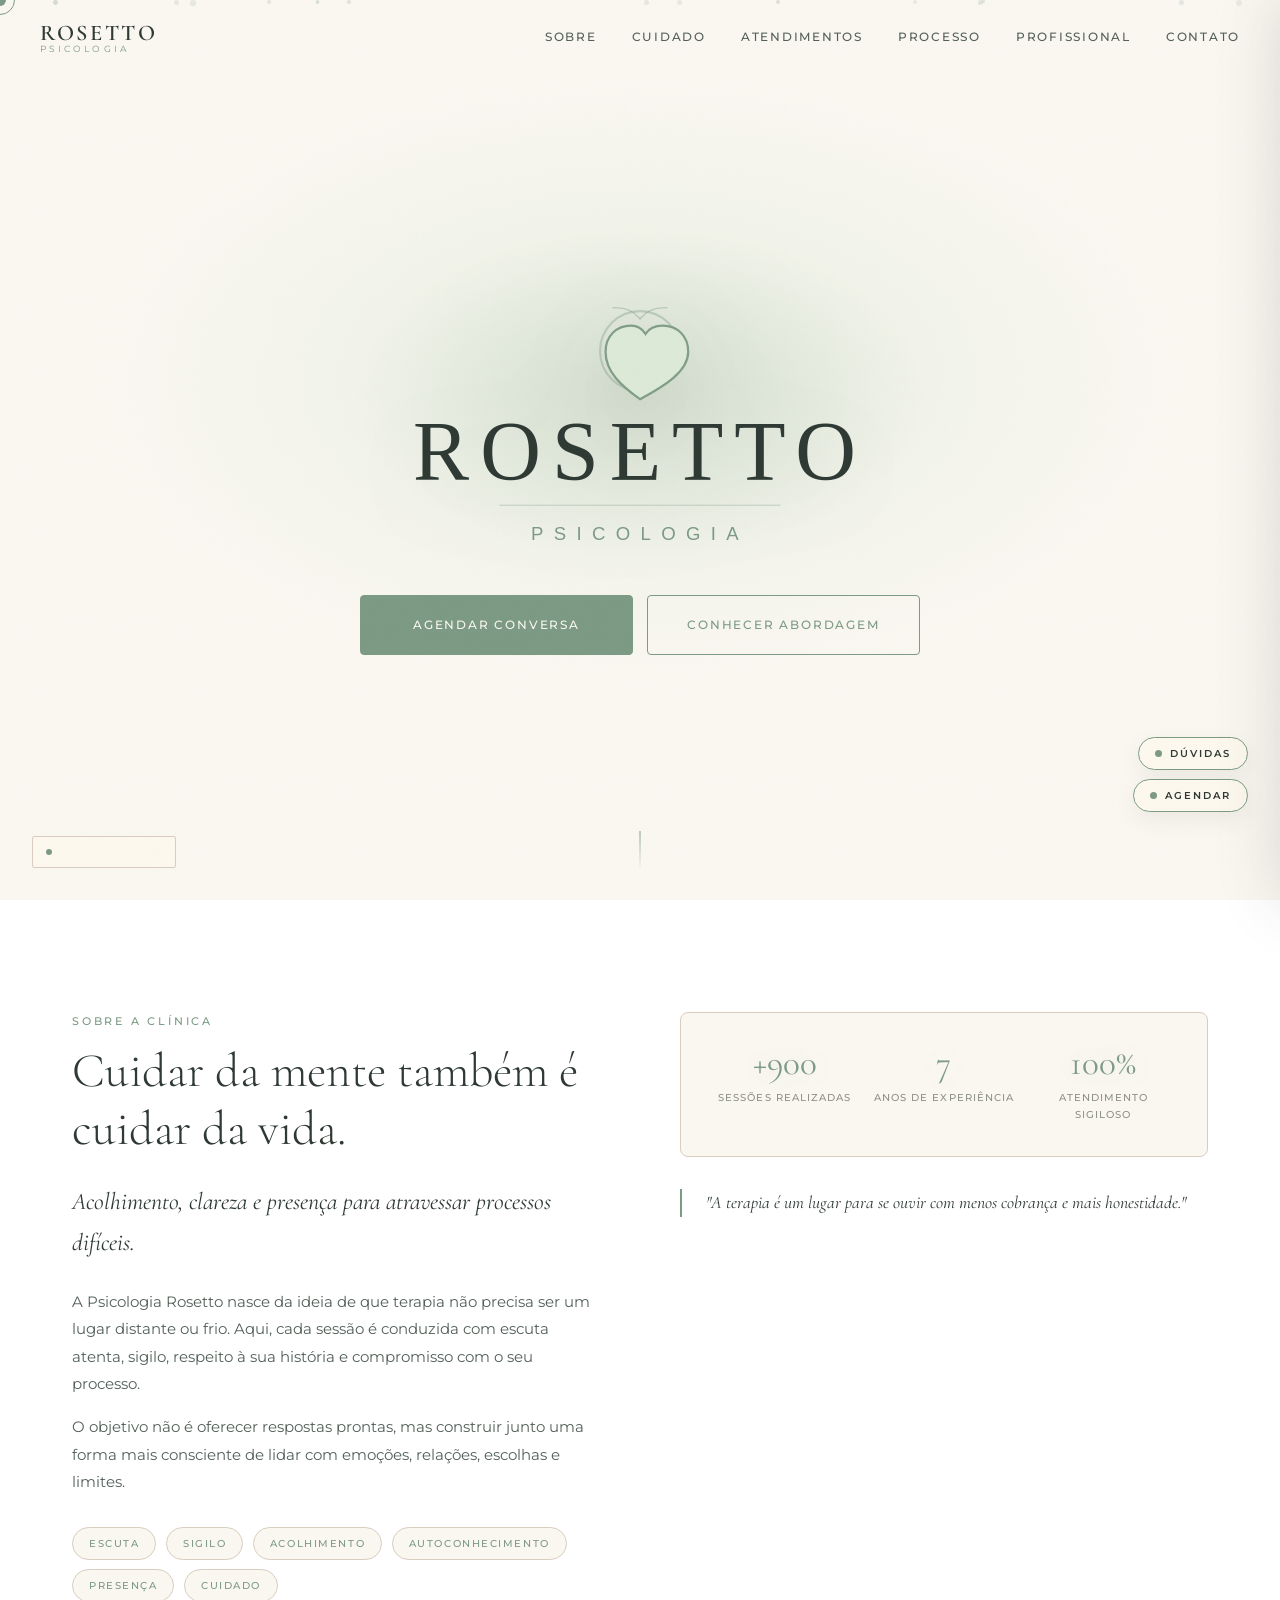
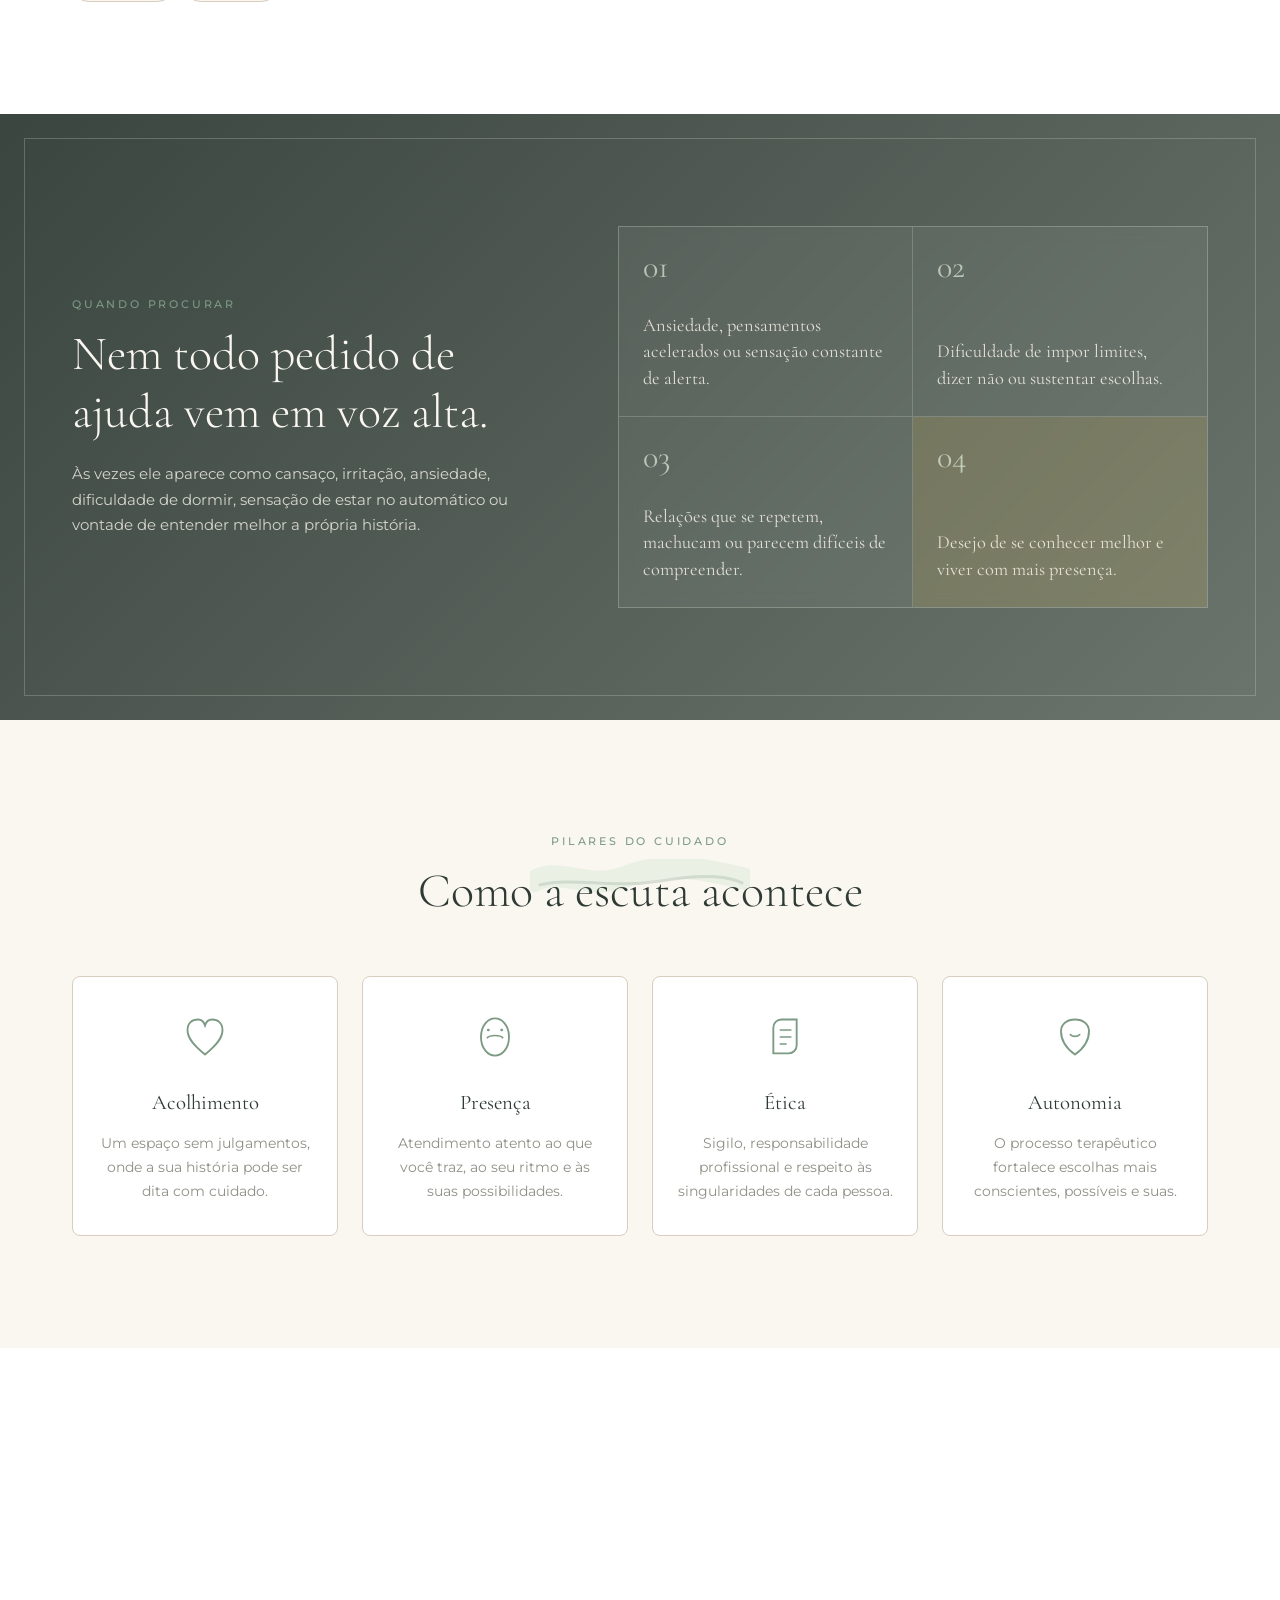
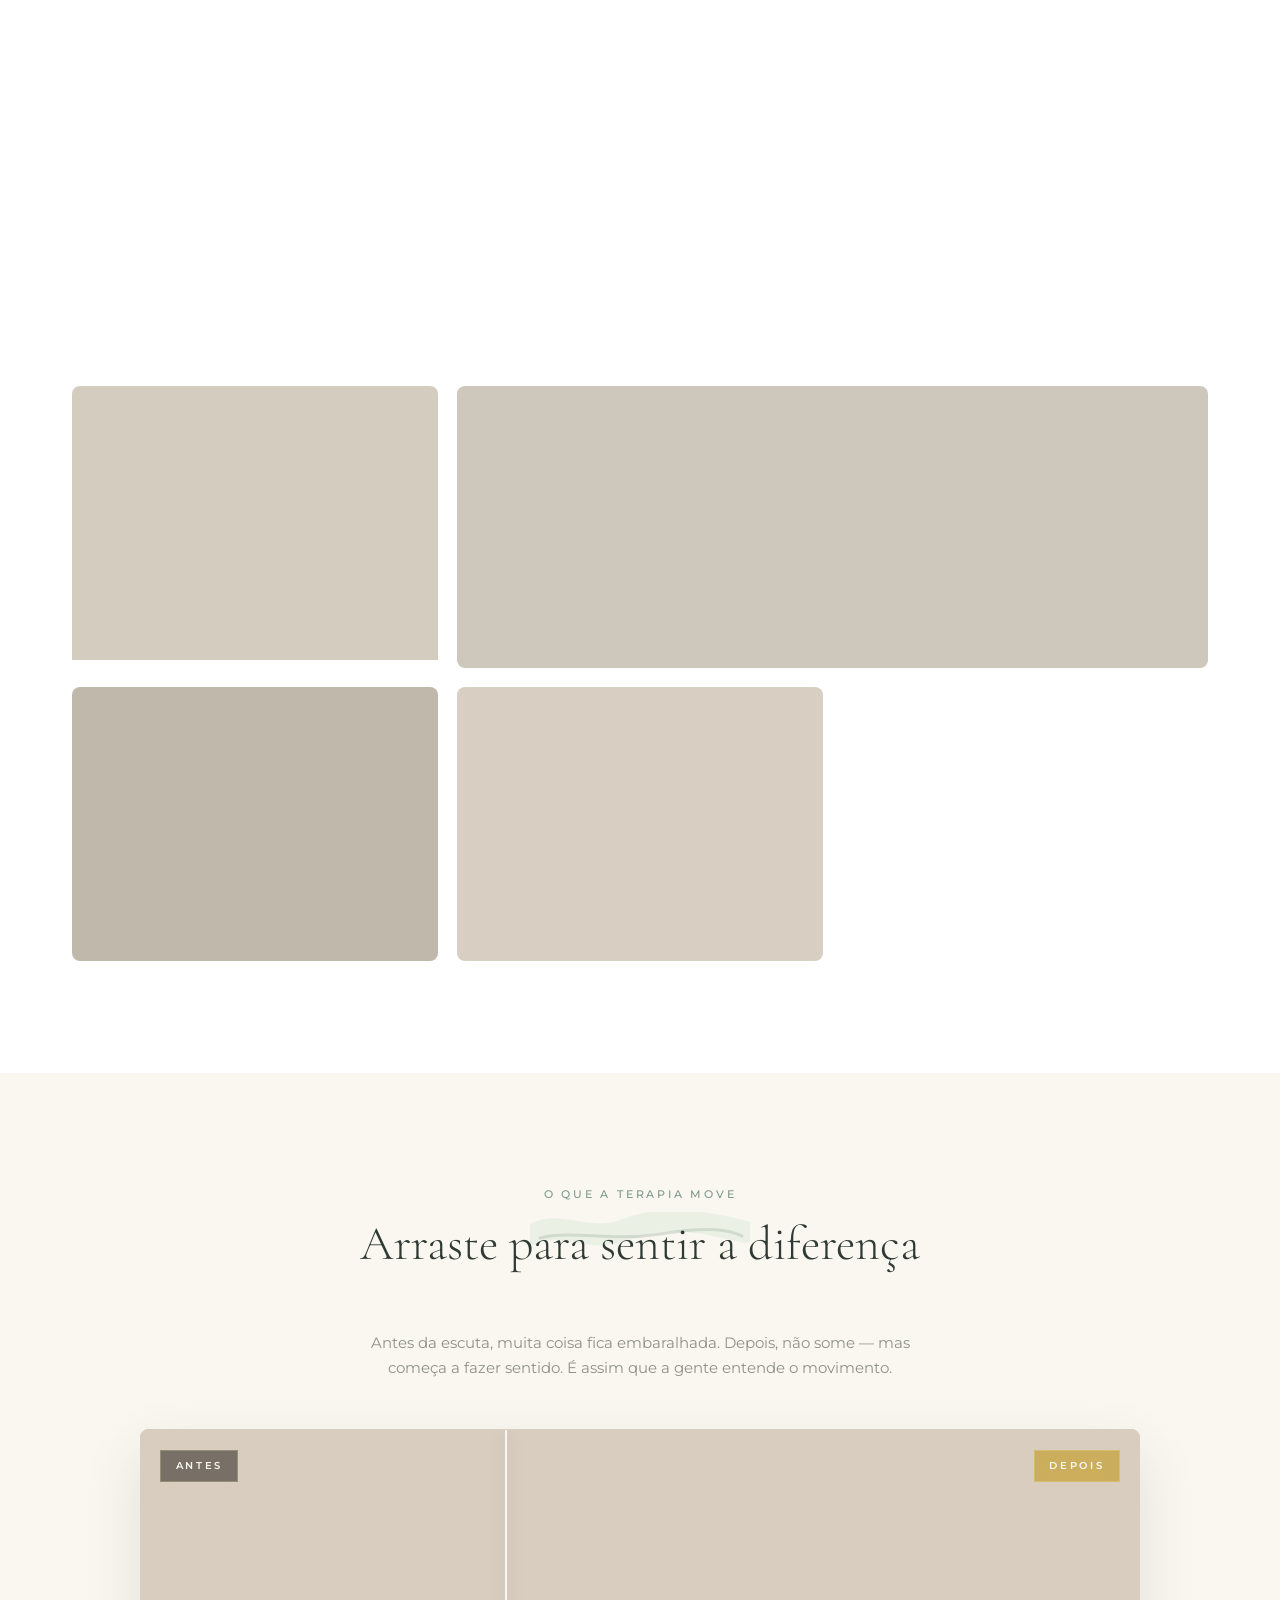
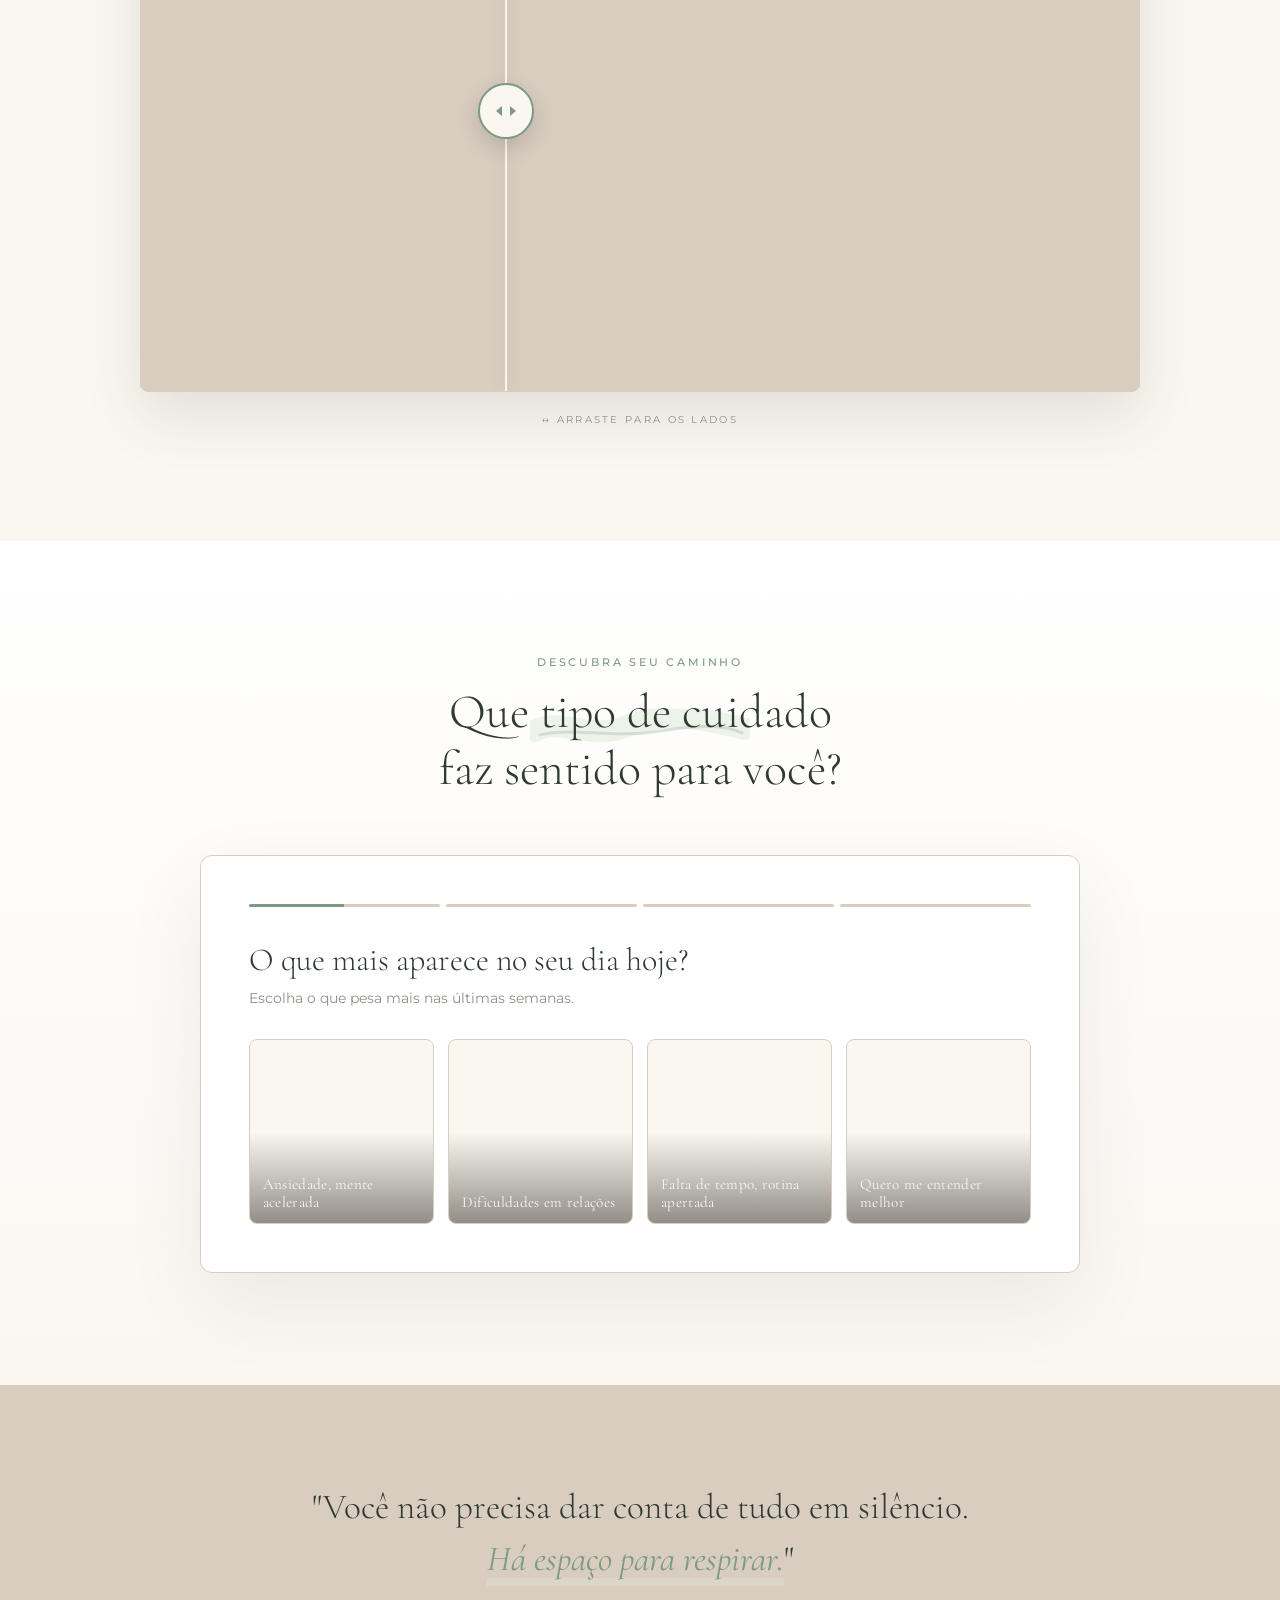
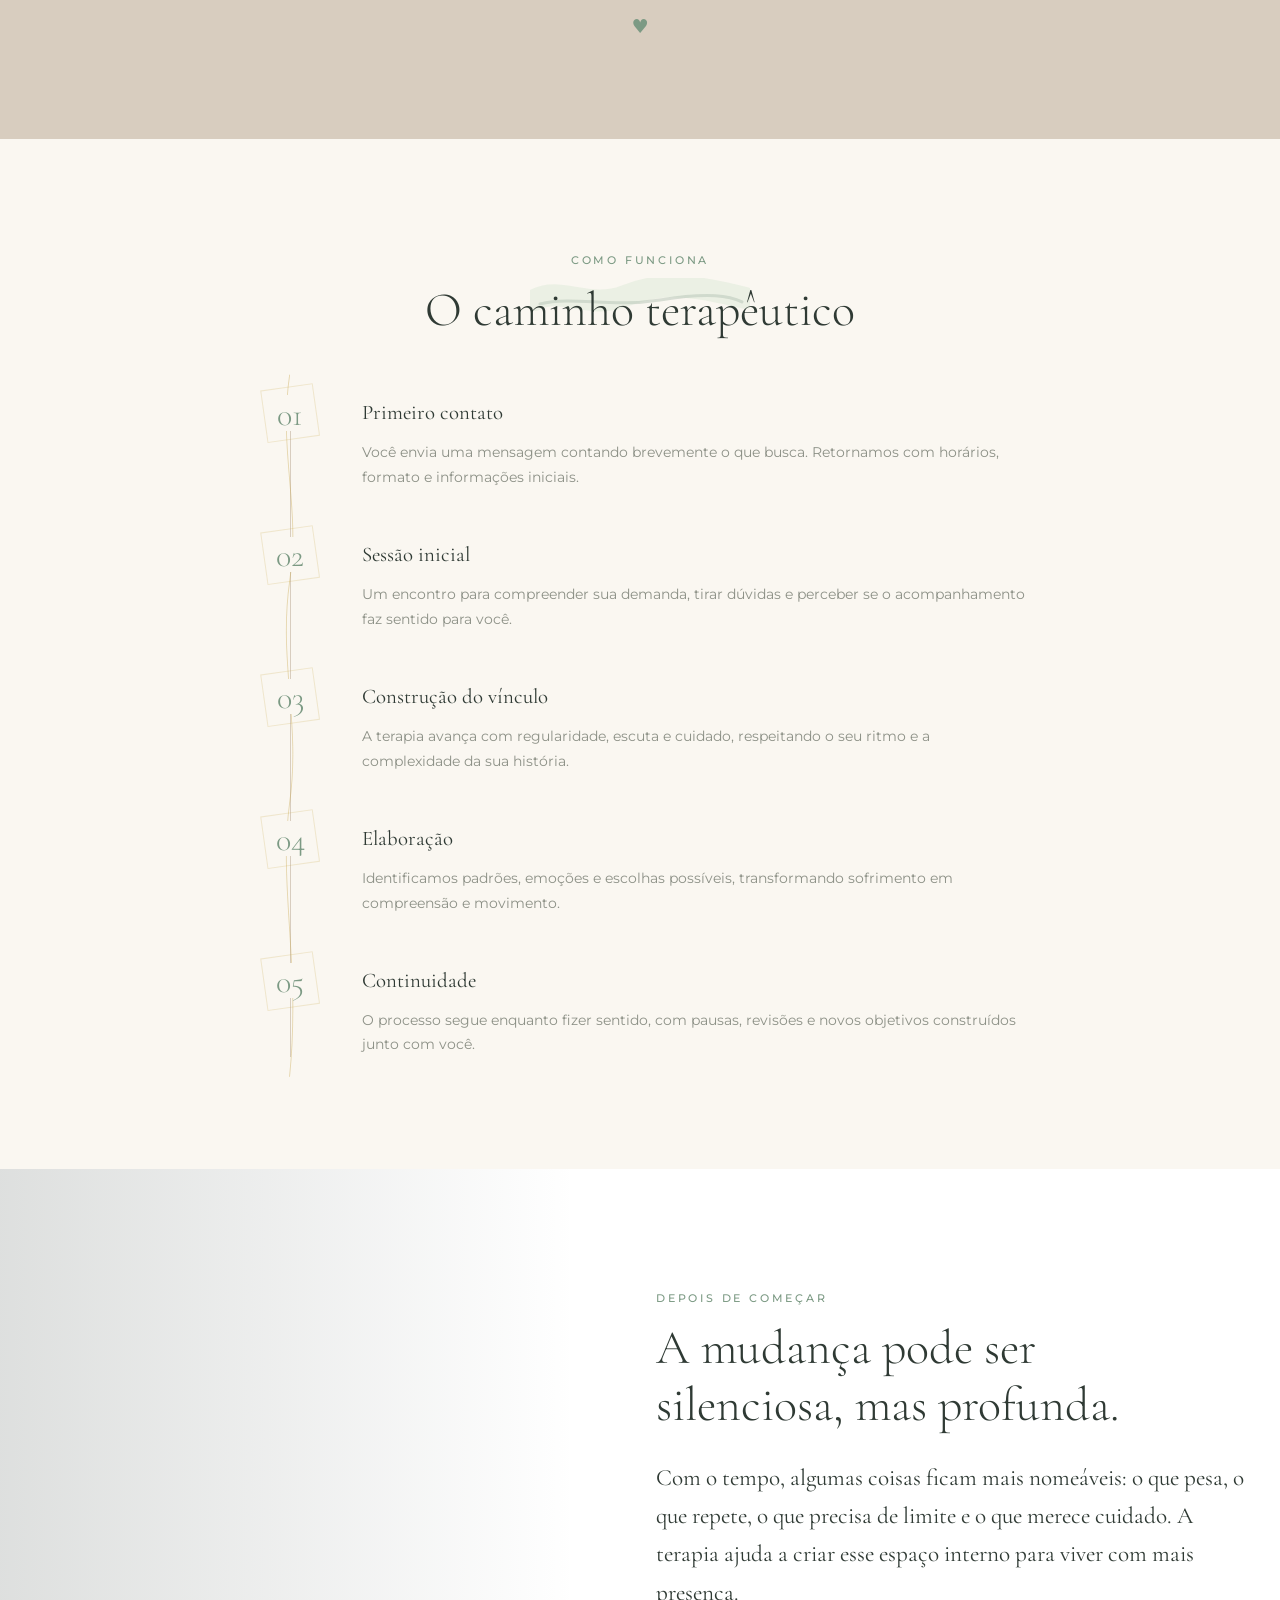
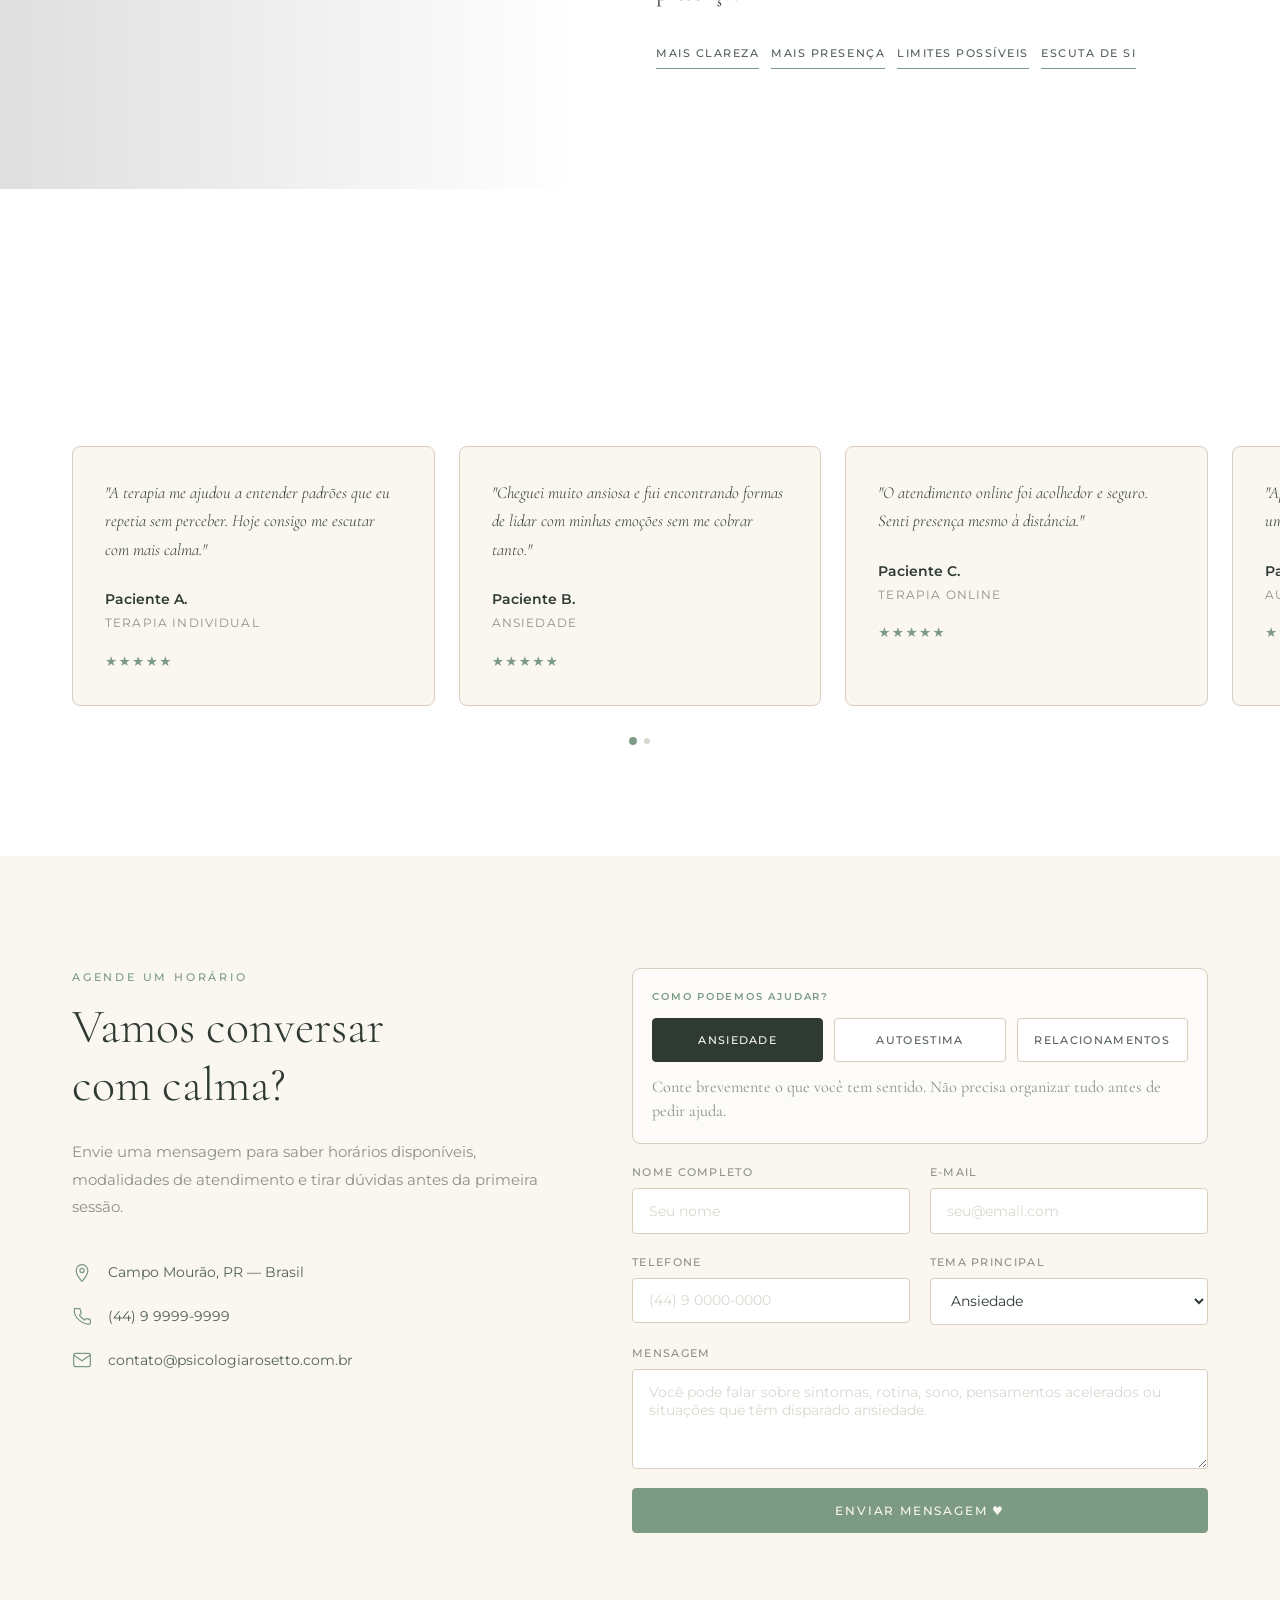
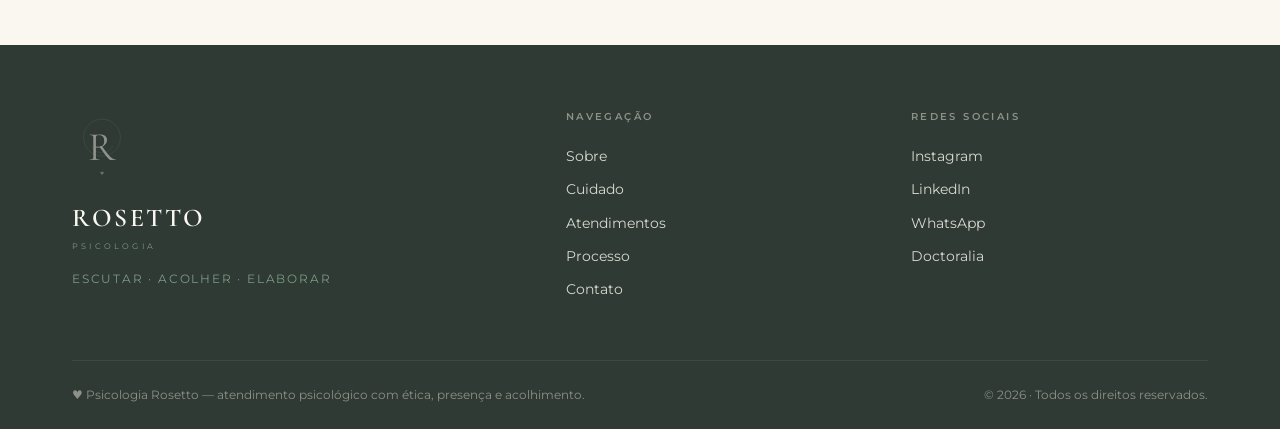
<file: psicologa/index.html>
<!DOCTYPE html>
<html lang="pt-BR">
<head>
  <meta charset="UTF-8" />
  <meta name="viewport" content="width=device-width, initial-scale=1.0" />
  <title>Psicologia Rosetto</title>
  <link rel="icon" href="favicon.svg" type="image/svg+xml" />
  <link rel="stylesheet" href="style.css" />
  <link rel="stylesheet" href="../style-extras.css" />
  <link rel="preconnect" href="https://fonts.googleapis.com" />
  <link rel="preconnect" href="https://fonts.gstatic.com" crossorigin />
  <link href="https://fonts.googleapis.com/css2?family=Cormorant+Garamond:ital,wght@0,300;0,400;0,600;1,300;1,400&family=Montserrat:wght@300;400;500;600&display=swap" rel="stylesheet" />
</head>
<body>

  <header class="nav" id="nav">
    <div class="nav__logo" role="link" tabindex="0" data-switch-url="../index.html" aria-label="Ir para Rosetto Arquitetura">
      <span class="nav__logo-name">ROSETTO</span>
      <span class="nav__logo-sub">PSICOLOGIA</span>
    </div>
    <nav class="nav__links">
      <a href="#sobre">Sobre</a>
      <a href="#valores">Cuidado</a>
      <a href="#portfolio">Atendimentos</a>
      <a href="#processo">Processo</a>
      <a href="#" data-open-modal="prof">Profissional</a>
      <a href="#contato">Contato</a>
    </nav>
    <button class="nav__toggle" id="navToggle" aria-label="Menu">
      <span></span><span></span><span></span>
    </button>
  </header>

  <div class="mobile-backdrop" id="mobileBackdrop"></div>
  <aside class="mobile-menu" id="mobileMenu" aria-label="Menu de navegação">
    <div class="mobile-menu__header">
      <span class="mobile-menu__brand">ROSETTO</span>
      <button class="mobile-menu__close" id="mobileClose" aria-label="Fechar menu">✕</button>
    </div>
    <nav class="mobile-menu__nav">
      <a href="#sobre" class="mobile-menu__link" data-num="01">Sobre</a>
      <a href="#valores" class="mobile-menu__link" data-num="02">Cuidado</a>
      <a href="#portfolio" class="mobile-menu__link" data-num="03">Atendimentos</a>
      <a href="#processo" class="mobile-menu__link" data-num="04">Processo</a>
      <a href="#" class="mobile-menu__link" data-num="05" data-open-modal="prof">Profissional</a>
      <a href="#contato" class="mobile-menu__link" data-num="06">Contato</a>
    </nav>
    <div class="mobile-menu__footer">
      <span><span class="heart">♥</span> &nbsp; escuta com presença</span>
      <span>Campo Mourão &mdash; PR</span>
    </div>
  </aside>

  <section class="hero hero--psych" id="inicio">
    <div class="hero__sun" aria-hidden="true"></div>
    <div class="hero__particles" id="heroParticles" aria-hidden="true"></div>
    <div class="hero__logo-wrap reveal" role="link" tabindex="0" data-switch-url="../index.html" aria-label="Ir para Rosetto Arquitetura">
      <img
        src="psicologia-rosetto-logo.svg"
        alt="Psicologia Rosetto — escuta com presença, cuidado e ética"
        class="hero__logo-img"
      />
    </div>
    <div class="hero__cta reveal">
      <a href="#" class="btn btn--primary" data-open-modal="agendar">Agendar conversa</a>
      <a href="#sobre" class="btn btn--outline">Conhecer abordagem</a>
    </div>
    <div class="hero__scroll-hint" aria-hidden="true">
      <span></span>
    </div>
  </section>

  <section class="sobre" id="sobre">
    <div class="container">
      <div class="sobre__grid">
        <div class="sobre__text reveal">
          <p class="section-label">Sobre a clínica</p>
          <h2 class="section-title">Cuidar da mente também é cuidar da vida.</h2>
          <p class="sobre__lead">Acolhimento, clareza e presença para atravessar processos difíceis.</p>
          <p class="sobre__body">
            A Psicologia Rosetto nasce da ideia de que terapia não precisa ser um lugar
            distante ou frio. Aqui, cada sessão é conduzida com escuta atenta, sigilo,
            respeito à sua história e compromisso com o seu processo.
          </p>
          <p class="sobre__body">
            O objetivo não é oferecer respostas prontas, mas construir junto uma forma
            mais consciente de lidar com emoções, relações, escolhas e limites.
          </p>
          <div class="sobre__tags">
            <span>Escuta</span>
            <span>Sigilo</span>
            <span>Acolhimento</span>
            <span>Autoconhecimento</span>
            <span>Presença</span>
            <span>Cuidado</span>
          </div>
        </div>
        <div class="sobre__visual reveal">
          <div class="sobre__card">
            <div class="sobre__stat">
              <span class="sobre__stat-num">+900</span>
              <span class="sobre__stat-label">Sessões realizadas</span>
            </div>
            <div class="sobre__stat">
              <span class="sobre__stat-num">7</span>
              <span class="sobre__stat-label">Anos de experiência</span>
            </div>
            <div class="sobre__stat">
              <span class="sobre__stat-num">100%</span>
              <span class="sobre__stat-label">Atendimento sigiloso</span>
            </div>
          </div>
          <blockquote class="sobre__quote">
            <p>"A terapia é um lugar para se ouvir com menos cobrança e mais honestidade."</p>
          </blockquote>
        </div>
      </div>
    </div>
  </section>

  <section class="antes" id="antes">
    <div class="container">
      <div class="antes__grid">
        <div class="antes__intro reveal">
          <p class="section-label">Quando procurar</p>
          <h2 class="section-title">Nem todo pedido de ajuda vem em voz alta.</h2>
          <p>
            Às vezes ele aparece como cansaço, irritação, ansiedade, dificuldade de dormir,
            sensação de estar no automático ou vontade de entender melhor a própria história.
          </p>
        </div>
        <div class="antes__painel reveal" aria-label="Sinais de que a terapia pode ajudar">
          <article class="antes__item">
            <span>01</span>
            <p>Ansiedade, pensamentos acelerados ou sensação constante de alerta.</p>
          </article>
          <article class="antes__item">
            <span>02</span>
            <p>Dificuldade de impor limites, dizer não ou sustentar escolhas.</p>
          </article>
          <article class="antes__item">
            <span>03</span>
            <p>Relações que se repetem, machucam ou parecem difíceis de compreender.</p>
          </article>
          <article class="antes__item antes__item--gold">
            <span>04</span>
            <p>Desejo de se conhecer melhor e viver com mais presença.</p>
          </article>
        </div>
      </div>
    </div>
  </section>

  <section class="valores" id="valores">
    <div class="container">
      <div class="section-header reveal">
        <p class="section-label">Pilares do cuidado</p>
        <h2 class="section-title">Como a escuta acontece</h2>
      </div>
      <div class="valores__grid">
        <div class="valor-card reveal">
          <div class="valor-card__icon">
            <svg viewBox="0 0 48 48" fill="none" xmlns="http://www.w3.org/2000/svg">
              <path d="M24 39 C14 31 9 25 9 18 C9 12 13 9 18 9 C21 9 23 11 24 14 C25 11 27 9 30 9 C35 9 39 12 39 18 C39 25 34 31 24 39Z" stroke="#7C9A84" stroke-width="1.6" fill="none"/>
            </svg>
          </div>
          <h3>Acolhimento</h3>
          <p>Um espaço sem julgamentos, onde a sua história pode ser dita com cuidado.</p>
        </div>
        <div class="valor-card reveal">
          <div class="valor-card__icon">
            <svg viewBox="0 0 48 48" fill="none" xmlns="http://www.w3.org/2000/svg">
              <path d="M12 24 C12 14 18 8 24 8 C30 8 36 14 36 24 C36 34 30 40 24 40 C18 40 12 34 12 24Z" stroke="#7C9A84" stroke-width="1.6" fill="none"/>
              <path d="M17 25 C20 22 28 22 31 25" stroke="#7C9A84" stroke-width="1.4" fill="none"/>
              <path d="M18 18 H18.5 M29.5 18 H30" stroke="#7C9A84" stroke-width="2" stroke-linecap="round"/>
            </svg>
          </div>
          <h3>Presença</h3>
          <p>Atendimento atento ao que você traz, ao seu ritmo e às suas possibilidades.</p>
        </div>
        <div class="valor-card reveal">
          <div class="valor-card__icon">
            <svg viewBox="0 0 48 48" fill="none" xmlns="http://www.w3.org/2000/svg">
              <path d="M14 34 V16 C14 12 17 9 21 9 H34 V31 C34 35 31 38 27 38 H14Z" stroke="#7C9A84" stroke-width="1.6" fill="none"/>
              <path d="M20 18 H29 M20 24 H29 M20 30 H25" stroke="#7C9A84" stroke-width="1.4" stroke-linecap="round"/>
            </svg>
          </div>
          <h3>Ética</h3>
          <p>Sigilo, responsabilidade profissional e respeito às singularidades de cada pessoa.</p>
        </div>
        <div class="valor-card reveal">
          <div class="valor-card__icon">
            <svg viewBox="0 0 48 48" fill="none" xmlns="http://www.w3.org/2000/svg">
              <path d="M24 39 C31 34 36 27 36 19 C36 13 31 9 24 9 C17 9 12 13 12 19 C12 27 17 34 24 39Z" stroke="#7C9A84" stroke-width="1.6" fill="none"/>
              <path d="M20 22 C22 24 26 24 28 22" stroke="#7C9A84" stroke-width="1.4" stroke-linecap="round"/>
            </svg>
          </div>
          <h3>Autonomia</h3>
          <p>O processo terapêutico fortalece escolhas mais conscientes, possíveis e suas.</p>
        </div>
      </div>
    </div>
  </section>

  <section class="portfolio" id="portfolio">
    <div class="container">
      <div class="section-header reveal">
        <p class="section-label">Atendimentos</p>
        <h2 class="section-title">Modalidades de cuidado</h2>
      </div>
      <div class="portfolio__filter reveal">
        <button class="filter-btn active" data-filter="all">Todos</button>
        <button class="filter-btn" data-filter="individual">Individual</button>
        <button class="filter-btn" data-filter="relacional">Relações</button>
        <button class="filter-btn" data-filter="online">Online</button>
      </div>
      <div class="portfolio__grid">
        <div class="portfolio-card reveal" data-category="individual">
          <div class="portfolio-card__img portfolio-card__img--1">
            <div class="portfolio-card__overlay">
              <span>Terapia individual</span>
              <small>Adultos · Presencial</small>
              <div class="portfolio-card__editorial">
                <b>Ansiedade</b><b>Limites</b><b>Autoconhecimento</b>
              </div>
            </div>
          </div>
        </div>
        <div class="portfolio-card reveal" data-category="relacional">
          <div class="portfolio-card__img portfolio-card__img--2">
            <div class="portfolio-card__overlay">
              <span>Relações e vínculos</span>
              <small>Casais · Família · Afetos</small>
              <div class="portfolio-card__editorial">
                <b>Comunicação</b><b>Conflitos</b><b>Cuidado</b>
              </div>
            </div>
          </div>
        </div>
        <div class="portfolio-card reveal" data-category="individual">
          <div class="portfolio-card__img portfolio-card__img--3">
            <div class="portfolio-card__overlay">
              <span>Luto e transições</span>
              <small>Mudanças · Perdas · Recomeços</small>
              <div class="portfolio-card__editorial">
                <b>Escuta</b><b>Tempo</b><b>Elaboração</b>
              </div>
            </div>
          </div>
        </div>
        <div class="portfolio-card reveal" data-category="online">
          <div class="portfolio-card__img portfolio-card__img--4">
            <div class="portfolio-card__overlay">
              <span>Terapia online</span>
              <small>Atendimento seguro à distância</small>
              <div class="portfolio-card__editorial">
                <b>Flexível</b><b>Sigiloso</b><b>Humanizado</b>
              </div>
            </div>
          </div>
        </div>
        <div class="portfolio-card reveal" data-category="individual">
          <div class="portfolio-card__img portfolio-card__img--5">
            <div class="portfolio-card__overlay">
              <span>Autoestima e identidade</span>
              <small>História · Corpo · Pertencimento</small>
              <div class="portfolio-card__editorial">
                <b>Reconexão</b><b>Confiança</b><b>Sentido</b>
              </div>
            </div>
          </div>
        </div>
        <div class="portfolio-card reveal" data-category="relacional">
          <div class="portfolio-card__img portfolio-card__img--6">
            <div class="portfolio-card__overlay">
              <span>Orientação parental</span>
              <small>Famílias · Infância · Rotina</small>
              <div class="portfolio-card__editorial">
                <b>Vínculo</b><b>Diálogo</b><b>Limites</b>
              </div>
            </div>
          </div>
        </div>
      </div>
    </div>
  </section>

  <!-- ANTES & DEPOIS — metafora visual -->
  <section class="antes-depois" id="antes-depois">
    <div class="container">
      <div class="section-header reveal">
        <p class="section-label">O que a terapia move</p>
        <h2 class="section-title">Arraste para sentir a diferença</h2>
      </div>
      <div class="antes-depois__intro reveal">
        <p>Antes da escuta, muita coisa fica embaralhada. Depois, não some — mas começa a fazer sentido. É assim que a gente entende o movimento.</p>
      </div>
      <div class="compare reveal" role="slider" aria-label="Comparar sensações"
           style="background: var(--beige);">
        <div class="compare__layer compare__layer--before"
             style="background-image: url('https://images.unsplash.com/photo-1465056836041-7f43ac27dcb5?auto=format&fit=crop&w=1600&q=80'); filter: saturate(0.4) brightness(0.78);"></div>
        <div class="compare__layer compare__layer--after"
             style="background-image: url('https://images.unsplash.com/photo-1455218873509-8097305ee378?auto=format&fit=crop&w=1600&q=80');"></div>
        <span class="compare__label compare__label--before">Antes</span>
        <span class="compare__label compare__label--after">Depois</span>
        <div class="compare__handle">
          <div class="compare__knob"></div>
        </div>
      </div>
      <p class="compare__hint reveal">↔ arraste para os lados</p>
    </div>
  </section>

  <!-- QUIZ — Que tipo de cuidado -->
  <section class="quiz" id="quiz">
    <div class="container">
      <div class="section-header reveal">
        <p class="section-label">Descubra seu caminho</p>
        <h2 class="section-title">Que tipo de cuidado<br>faz sentido para você?</h2>
      </div>
      <div class="quiz__inner reveal"></div>
    </div>
  </section>

  <section class="quote-section">
    <div class="container">
      <div class="quote-section__inner reveal">
        <p class="quote-section__text">
          "Você não precisa dar conta de tudo em silêncio.<br>
          <em>Há espaço para respirar.</em>"
        </p>
        <span class="quote-section__heart">♥</span>
      </div>
    </div>
  </section>

  <section class="processo" id="processo">
    <div class="container">
      <div class="section-header reveal">
        <p class="section-label">Como funciona</p>
        <h2 class="section-title">O caminho terapêutico</h2>
      </div>
      <div class="processo__steps">
        <svg class="processo__sketch" viewBox="0 0 120 660" preserveAspectRatio="none" aria-hidden="true">
          <path d="M60 4 C42 76 78 126 60 196 C42 270 78 328 60 402 C42 480 78 552 60 656" />
        </svg>
        <div class="step reveal">
          <div class="step__number">01</div>
          <div class="step__content">
            <h3>Primeiro contato</h3>
            <p>Você envia uma mensagem contando brevemente o que busca. Retornamos com horários, formato e informações iniciais.</p>
          </div>
        </div>
        <div class="step reveal">
          <div class="step__number">02</div>
          <div class="step__content">
            <h3>Sessão inicial</h3>
            <p>Um encontro para compreender sua demanda, tirar dúvidas e perceber se o acompanhamento faz sentido para você.</p>
          </div>
        </div>
        <div class="step reveal">
          <div class="step__number">03</div>
          <div class="step__content">
            <h3>Construção do vínculo</h3>
            <p>A terapia avança com regularidade, escuta e cuidado, respeitando o seu ritmo e a complexidade da sua história.</p>
          </div>
        </div>
        <div class="step reveal">
          <div class="step__number">04</div>
          <div class="step__content">
            <h3>Elaboração</h3>
            <p>Identificamos padrões, emoções e escolhas possíveis, transformando sofrimento em compreensão e movimento.</p>
          </div>
        </div>
        <div class="step reveal">
          <div class="step__number">05</div>
          <div class="step__content">
            <h3>Continuidade</h3>
            <p>O processo segue enquanto fizer sentido, com pausas, revisões e novos objetivos construídos junto com você.</p>
          </div>
        </div>
      </div>
    </div>
  </section>

  <section class="depois" id="depois">
    <div class="depois__photo" aria-hidden="true"></div>
    <div class="container">
      <div class="depois__content reveal">
        <p class="section-label">Depois de começar</p>
        <h2 class="section-title">A mudança pode ser silenciosa, mas profunda.</h2>
        <p>
          Com o tempo, algumas coisas ficam mais nomeáveis: o que pesa, o que repete,
          o que precisa de limite e o que merece cuidado. A terapia ajuda a criar esse
          espaço interno para viver com mais presença.
        </p>
        <div class="depois__moments">
          <span>Mais clareza</span>
          <span>Mais presença</span>
          <span>Limites possíveis</span>
          <span>Escuta de si</span>
        </div>
      </div>
    </div>
  </section>

  <section class="depoimentos">
    <div class="container">
      <div class="section-header reveal">
        <p class="section-label">Relatos</p>
        <h2 class="section-title">O que pacientes percebem</h2>
      </div>
      <div class="depoimentos__track" id="depoimentosTrack">
        <div class="depoimento-card">
          <p>"A terapia me ajudou a entender padrões que eu repetia sem perceber. Hoje consigo me escutar com mais calma."</p>
          <div class="depoimento-card__author">
            <span class="depoimento-card__name">Paciente A.</span>
            <span class="depoimento-card__proj">Terapia individual</span>
          </div>
          <div class="depoimento-card__stars">★★★★★</div>
        </div>
        <div class="depoimento-card">
          <p>"Cheguei muito ansiosa e fui encontrando formas de lidar com minhas emoções sem me cobrar tanto."</p>
          <div class="depoimento-card__author">
            <span class="depoimento-card__name">Paciente B.</span>
            <span class="depoimento-card__proj">Ansiedade</span>
          </div>
          <div class="depoimento-card__stars">★★★★★</div>
        </div>
        <div class="depoimento-card">
          <p>"O atendimento online foi acolhedor e seguro. Senti presença mesmo à distância."</p>
          <div class="depoimento-card__author">
            <span class="depoimento-card__name">Paciente C.</span>
            <span class="depoimento-card__proj">Terapia online</span>
          </div>
          <div class="depoimento-card__stars">★★★★★</div>
        </div>
        <div class="depoimento-card">
          <p>"Aprendi a olhar para meus limites sem culpa. Foi um processo delicado e muito importante."</p>
          <div class="depoimento-card__author">
            <span class="depoimento-card__name">Paciente D.</span>
            <span class="depoimento-card__proj">Autoconhecimento</span>
          </div>
          <div class="depoimento-card__stars">★★★★★</div>
        </div>
      </div>
      <div class="depoimentos__dots" id="depoimentosDots"></div>
    </div>
  </section>

  <section class="contato" id="contato">
    <div class="container">
      <div class="contato__grid">
        <div class="contato__info reveal">
          <p class="section-label">Agende um horário</p>
          <h2 class="section-title">Vamos conversar<br>com calma?</h2>
          <p class="contato__body">
            Envie uma mensagem para saber horários disponíveis, modalidades de atendimento
            e tirar dúvidas antes da primeira sessão.
          </p>
          <div class="contato__details">
            <div class="contato__detail">
              <svg viewBox="0 0 24 24" fill="none" xmlns="http://www.w3.org/2000/svg">
                <path d="M12 2C8.13 2 5 5.13 5 9c0 5.25 7 13 7 13s7-7.75 7-13c0-3.87-3.13-7-7-7z" stroke="#7C9A84" stroke-width="1.5" fill="none"/>
                <circle cx="12" cy="9" r="2.5" stroke="#7C9A84" stroke-width="1.5" fill="none"/>
              </svg>
              <span>Campo Mourão, PR — Brasil</span>
            </div>
            <div class="contato__detail">
              <svg viewBox="0 0 24 24" fill="none" xmlns="http://www.w3.org/2000/svg">
                <path d="M22 16.92v3a2 2 0 01-2.18 2 19.79 19.79 0 01-8.63-3.07A19.5 19.5 0 013.07 8.81 19.79 19.79 0 013.07 3.05 2 2 0 015.07 3h3a2 2 0 012 1.72c.127.96.361 1.903.7 2.81a2 2 0 01-.45 2.11L9.09 10.91a16 16 0 006 6l1.27-1.27a2 2 0 012.11-.45c.907.339 1.85.573 2.81.7A2 2 0 0122 17.92z" stroke="#7C9A84" stroke-width="1.5" fill="none"/>
              </svg>
              <span>(44) 9 9999-9999</span>
            </div>
            <div class="contato__detail">
              <svg viewBox="0 0 24 24" fill="none" xmlns="http://www.w3.org/2000/svg">
                <path d="M4 4h16c1.1 0 2 .9 2 2v12c0 1.1-.9 2-2 2H4c-1.1 0-2-.9-2-2V6c0-1.1.9-2 2-2z" stroke="#7C9A84" stroke-width="1.5" fill="none"/>
                <polyline points="22,6 12,13 2,6" stroke="#7C9A84" stroke-width="1.5" fill="none"/>
              </svg>
              <span>contato@psicologiarosetto.com.br</span>
            </div>
          </div>
        </div>

        <form class="contato__form reveal" id="contatoForm">
          <div class="contato__selector form-group--full" aria-label="Escolha o tipo de apoio">
            <p class="contato__selector-label">Como podemos ajudar?</p>
            <div class="contato__selector-options">
              <button type="button" class="project-chip active" data-project="ansiedade" data-tipo="ansiedade">Ansiedade</button>
              <button type="button" class="project-chip" data-project="autoestima" data-tipo="autoestima">Autoestima</button>
              <button type="button" class="project-chip" data-project="relacionamentos" data-tipo="relacionamentos">Relacionamentos</button>
            </div>
            <p class="contato__selector-note" id="projectGuideNote">
              Conte brevemente o que você tem sentido. Não precisa organizar tudo antes de pedir ajuda.
            </p>
          </div>
          <div class="form-group">
            <label for="nome">Nome completo</label>
            <input type="text" id="nome" name="nome" placeholder="Seu nome" required />
          </div>
          <div class="form-group">
            <label for="email">E-mail</label>
            <input type="email" id="email" name="email" placeholder="seu@email.com" required />
          </div>
          <div class="form-group">
            <label for="telefone">Telefone</label>
            <input type="tel" id="telefone" name="telefone" placeholder="(44) 9 0000-0000" />
          </div>
          <div class="form-group">
            <label for="tipo">Tema principal</label>
            <select id="tipo" name="tipo">
              <option value="">Selecione...</option>
              <option value="ansiedade">Ansiedade</option>
              <option value="autoestima">Autoestima</option>
              <option value="relacionamentos">Relacionamentos</option>
              <option value="luto">Luto ou transição</option>
              <option value="online">Terapia online</option>
              <option value="outro">Outro</option>
            </select>
          </div>
          <div class="form-group form-group--full">
            <label for="mensagem">Mensagem</label>
            <textarea id="mensagem" name="mensagem" rows="4" placeholder="Conte brevemente o que você busca neste momento..."></textarea>
          </div>
          <button type="submit" class="btn btn--primary form-group--full">Enviar mensagem ♥</button>
          <div class="form-success" id="formSuccess">
            Mensagem enviada com sucesso! Em breve entraremos em contato. ♥
          </div>
        </form>
      </div>
    </div>
  </section>

  <footer class="footer">
    <div class="container">
      <div class="footer__grid">
        <div class="footer__brand">
          <div class="footer__submarca" aria-hidden="true">
            <svg viewBox="0 0 130 150" fill="none" xmlns="http://www.w3.org/2000/svg">
              <circle cx="65" cy="62" r="40" stroke="#7C9A84" stroke-width="1.4" fill="none" opacity="0.35"/>
              <path d="M42 80 C50 100 80 100 88 80" stroke="#7C9A84" stroke-width="1" fill="none" opacity="0.45"/>
              <text x="65" y="110" text-anchor="middle" font-family="'Cormorant Garamond','Georgia',serif" font-size="88" font-weight="400" fill="#FDF8EE" opacity="0.72">R</text>
              <text x="65" y="142" text-anchor="middle" font-size="10" fill="#7C9A84">♥</text>
            </svg>
          </div>
          <span class="footer__logo">ROSETTO</span>
          <span class="footer__logo-sub">PSICOLOGIA</span>
          <p>escutar · acolher · elaborar</p>
        </div>
        <div class="footer__links">
          <h4>Navegação</h4>
          <a href="#sobre">Sobre</a>
          <a href="#valores">Cuidado</a>
          <a href="#portfolio">Atendimentos</a>
          <a href="#processo">Processo</a>
          <a href="#contato">Contato</a>
        </div>
        <div class="footer__social">
          <h4>Redes sociais</h4>
          <a href="#" aria-label="Instagram">Instagram</a>
          <a href="#" aria-label="LinkedIn">LinkedIn</a>
          <a href="#" aria-label="WhatsApp">WhatsApp</a>
          <a href="#" aria-label="Doctoralia">Doctoralia</a>
        </div>
      </div>
      <div class="footer__bottom">
        <p>♥ Psicologia Rosetto — atendimento psicológico com ética, presença e acolhimento.</p>
        <p>© 2026 · Todos os direitos reservados.</p>
      </div>
    </div>
  </footer>

  <button class="scroll-top" id="scrollTop" aria-label="Voltar ao topo">↑</button>

  <script src="script.js"></script>
  <script>
  window.ROSETTO_CONFIG = {
    heroTrail: 'none',
    railSections: [
      { id: 'sobre',         label: 'Sobre'         },
      { id: 'antes',         label: 'Quando'        },
      { id: 'valores',       label: 'Cuidado'       },
      { id: 'portfolio',     label: 'Atendimentos'  },
      { id: 'antes-depois',  label: 'O que move'    },
      { id: 'quiz',          label: 'Seu caminho'   },
      { id: 'processo',      label: 'Processo'      },
      { id: 'contato',       label: 'Contato'       }
    ],
    quizResultLabel: 'Sugestão de início',
    quizQuestions: [
      { q: 'O que mais aparece no seu dia hoje?', sub: 'Escolha o que pesa mais nas últimas semanas.',
        options: [
          { id:'ind', label:'Ansiedade, mente acelerada',     img:'https://images.unsplash.com/photo-1499209974431-9dddcece7f88?auto=format&fit=crop&w=600&q=80' },
          { id:'rel', label:'Dificuldades em relações',        img:'https://images.unsplash.com/photo-1529333166437-7750a6dd5a70?auto=format&fit=crop&w=600&q=80' },
          { id:'on',  label:'Falta de tempo, rotina apertada', img:'https://images.unsplash.com/photo-1506784983877-45594efa4cbe?auto=format&fit=crop&w=600&q=80' },
          { id:'aut', label:'Quero me entender melhor',         img:'https://images.unsplash.com/photo-1499209974431-9dddcece7f88?auto=format&fit=crop&w=600&q=80' }
        ]},
      { q: 'Como você prefere ser escutado?', sub: 'Não existe resposta certa. Só a sua.',
        options: [
          { id:'ind', label:'Em um espaço presencial, com calma', img:'https://images.unsplash.com/photo-1521791136064-7986c2920216?auto=format&fit=crop&w=600&q=80' },
          { id:'rel', label:'Junto com alguém que me importa',     img:'https://images.unsplash.com/photo-1529333166437-7750a6dd5a70?auto=format&fit=crop&w=600&q=80' },
          { id:'on',  label:'De qualquer lugar, no meu horário',   img:'https://images.unsplash.com/photo-1581291518857-4e27b48ff24e?auto=format&fit=crop&w=600&q=80' },
          { id:'aut', label:'Em um espaço só meu, sem distração',  img:'https://images.unsplash.com/photo-1499914485622-a88fac536970?auto=format&fit=crop&w=600&q=80' }
        ]},
      { q: 'O que você espera do processo terapêutico?', sub: 'O objetivo guia o ritmo do trabalho.',
        options: [
          { id:'ind', label:'Diminuir o que está pesando',  img:'https://images.unsplash.com/photo-1518621736915-f3b1c41bfd00?auto=format&fit=crop&w=600&q=80' },
          { id:'rel', label:'Melhorar vínculos importantes', img:'https://images.unsplash.com/photo-1529333166437-7750a6dd5a70?auto=format&fit=crop&w=600&q=80' },
          { id:'on',  label:'Manter cuidado mesmo com correria', img:'https://images.unsplash.com/photo-1499914485622-a88fac536970?auto=format&fit=crop&w=600&q=80' },
          { id:'aut', label:'Me conhecer com mais profundidade', img:'https://images.unsplash.com/photo-1517677208171-0bc6725a3e60?auto=format&fit=crop&w=600&q=80' }
        ]},
      { q: 'Como você pensa em começar?', sub: 'A frequência se ajusta junto com você.',
        options: [
          { id:'ind', label:'Sessões semanais, presenciais',  img:'https://images.unsplash.com/photo-1571260899304-425eee4c7efc?auto=format&fit=crop&w=600&q=80' },
          { id:'rel', label:'Com alguém a dois ou em família', img:'https://images.unsplash.com/photo-1529333166437-7750a6dd5a70?auto=format&fit=crop&w=600&q=80' },
          { id:'on',  label:'Sessões online, sem deslocamento', img:'https://images.unsplash.com/photo-1551836022-d5d88e9218df?auto=format&fit=crop&w=600&q=80' },
          { id:'aut', label:'Quinzenal, para pensar com calma', img:'https://images.unsplash.com/photo-1490902931801-d6f80ca94fe4?auto=format&fit=crop&w=600&q=80' }
        ]}
    ],
    quizResults: {
      ind: { name:'Terapia individual',     body:'O caminho mais direto para olhar o que está te pesando agora, com regularidade e privacidade total.',         tags:['Ansiedade','Autoconhecimento','Limites','Rotina'],         filter:'individual', scrollTo:'portfolio', cta:'Ver modalidade' },
      rel: { name:'Cuidado relacional',     body:'Quando o sofrimento aparece nos vínculos. Espaço para casais, famílias e relações que merecem atenção.', tags:['Casal','Família','Comunicação','Vínculos'],          filter:'relacional', scrollTo:'portfolio', cta:'Ver modalidade' },
      on:  { name:'Terapia online',         body:'Mesma escuta cuidadosa, ajustada à sua rotina. Pode acontecer de qualquer lugar, mantendo o sigilo.',       tags:['Flexível','Sigilo','À distância','Prático'],         filter:'online',     scrollTo:'portfolio', cta:'Ver modalidade' },
      aut: { name:'Autoconhecimento aprofundado', body:'Processo terapêutico continuado, com tempo para elaborar história, padrões e desejos com profundidade.',  tags:['História','Padrões','Identidade','Sentido'],         filter:'individual', scrollTo:'portfolio', cta:'Ver modalidade' }
    },
    projects: {
      1: { title:'Terapia individual',   cat:'Adultos · Presencial', loc:'Consultório · Campo Mourão',
           desc:'"Sessões semanais ou quinzenais, com escuta ativa e sigilo total. O foco é ajudar você a entender o que sente, escolher com mais clareza e respeitar o seu ritmo."',
           specs:[['50 min','Duração'],['Semanal','Frequência ideal'],['Adultos','Público'],['CRP','Ética']],
           imgs:['https://images.unsplash.com/photo-1521791136064-7986c2920216?auto=format&fit=crop&w=1200&q=80','https://images.unsplash.com/photo-1518621736915-f3b1c41bfd00?auto=format&fit=crop&w=1200&q=80','https://images.unsplash.com/photo-1499914485622-a88fac536970?auto=format&fit=crop&w=1200&q=80'] },
      2: { title:'Relações e vínculos', cat:'Casais & Família',     loc:'Atendimento conjunto',
           desc:'"Para casais, famílias e vínculos importantes. Trabalhamos comunicação, conflitos repetidos e formas de cuidar do outro sem deixar de cuidar de si."',
           specs:[['60 min','Duração'],['Quinzenal','Frequência'],['Conjunta','Atendimento'],['Sigilo','Garantido']],
           imgs:['https://images.unsplash.com/photo-1529333166437-7750a6dd5a70?auto=format&fit=crop&w=1200&q=80','https://images.unsplash.com/photo-1488521787991-ed7bbaae773c?auto=format&fit=crop&w=1200&q=80','https://images.unsplash.com/photo-1521791136064-7986c2920216?auto=format&fit=crop&w=1200&q=80'] },
      3: { title:'Luto e transições',   cat:'Processos delicados',  loc:'Presencial ou online',
           desc:'"Acolhimento para perdas, mudanças bruscas, finais que doem e recomeços que ainda não se nomeiam. Aqui o tempo do processo é respeitado."',
           specs:[['50 min','Duração'],['A definir','Frequência'],['Sensível','Abordagem'],['Sem julgamento','Espaço']],
           imgs:['https://images.unsplash.com/photo-1518621736915-f3b1c41bfd00?auto=format&fit=crop&w=1200&q=80','https://images.unsplash.com/photo-1490902931801-d6f80ca94fe4?auto=format&fit=crop&w=1200&q=80','https://images.unsplash.com/photo-1517677208171-0bc6725a3e60?auto=format&fit=crop&w=1200&q=80'] },
      4: { title:'Terapia online',       cat:'Atendimento remoto',   loc:'Em qualquer lugar do Brasil',
           desc:'"Mesma escuta, ajustada à sua rotina. Plataforma segura, sigilo respeitado e flexibilidade de horário para quem viaja, trabalha em ritmo intenso ou prefere o próprio espaço."',
           specs:[['50 min','Duração'],['Semanal','Frequência'],['Plataforma','Doxy.me'],['Brasil','Atendimento']],
           imgs:['https://images.unsplash.com/photo-1551836022-d5d88e9218df?auto=format&fit=crop&w=1200&q=80','https://images.unsplash.com/photo-1581291518857-4e27b48ff24e?auto=format&fit=crop&w=1200&q=80','https://images.unsplash.com/photo-1499914485622-a88fac536970?auto=format&fit=crop&w=1200&q=80'] },
      5: { title:'Autoestima e identidade', cat:'História · Corpo · Pertencimento', loc:'Adultos',
           desc:'"Quando algo essencial parece fora de lugar. Trabalhamos a relação com o próprio corpo, com a história e com o sentido de pertencer."',
           specs:[['50 min','Duração'],['Continuada','Processo'],['História','Aprofundamento'],['Sigilo','Total']],
           imgs:['https://images.unsplash.com/photo-1517677208171-0bc6725a3e60?auto=format&fit=crop&w=1200&q=80','https://images.unsplash.com/photo-1499914485622-a88fac536970?auto=format&fit=crop&w=1200&q=80','https://images.unsplash.com/photo-1490902931801-d6f80ca94fe4?auto=format&fit=crop&w=1200&q=80'] },
      6: { title:'Orientação parental',  cat:'Famílias · Infância',   loc:'Pais e responsáveis',
           desc:'"Atendimento para pais e responsáveis pensarem rotina, limites, comunicação e vínculo com seus filhos. Não substitui terapia infantil — fortalece o cuidado adulto."',
           specs:[['60 min','Duração'],['Quinzenal','Frequência'],['Pais','Público'],['Vínculo','Foco']],
           imgs:['https://images.unsplash.com/photo-1488521787991-ed7bbaae773c?auto=format&fit=crop&w=1200&q=80','https://images.unsplash.com/photo-1529333166437-7750a6dd5a70?auto=format&fit=crop&w=1200&q=80','https://images.unsplash.com/photo-1490902931801-d6f80ca94fe4?auto=format&fit=crop&w=1200&q=80'] }
    },
    profissional: {
      kicker: 'Conheça',
      name: 'Marina Rosetto',
      role: 'Psicóloga clínica',
      lead: '“A terapia não é sobre dar respostas rápidas. É sobre criar espaço para perguntas mais honestas — e estar junto enquanto você se reencontra com elas.”',
      credentials: 'CRP 08/123456 · 7 anos de clínica',
      photo: 'https://images.unsplash.com/photo-1594824476967-48c8b964273f?auto=format&fit=crop&w=900&q=80',
      photoCaption: 'marina no consultório — campo mourão',
      contact: [
        { label:'WhatsApp',   href:'#contato' },
        { label:'Doctoralia', href:'#' },
        { label:'Instagram',  href:'#' }
      ],
      tabs: [
        { label:'Bio',
          body:`<p>Marina Rosetto atende em clínica desde 2019. Antes da Psicologia, formou-se em Pedagogia, e a escuta foi sempre o fio que conectou as duas áreas.</p><p>O consultório em Campo Mourão é pensado como um lugar para descansar do barulho de fora. Também atende online, com a mesma presença e cuidado.</p>` },
        { label:'Formação',
          body:`<p>Formação continuada em abordagem fenomenológico-existencial, com aprofundamento em clínica de adultos, casais e processos de luto.</p>`,
          list:['UEM — Bacharelado em Psicologia (2018)','Especialização em Clínica Fenomenológica — IFEN (2020)','Formação em Terapia de Casal — Familiae (2022)','Curso de Cuidado em Luto — IPELC (2023)','Análise pessoal e supervisão continuada'] },
        { label:'Abordagem',
          body:`<p>Atendo em uma perspectiva fenomenológico-existencial: o que você vive é único, e nenhuma teoria substitui sua experiência. Princípios que organizam o trabalho:</p>`,
          list:['Escuta como método, não como pausa','Sigilo é inegociável','Sem patologização da experiência','Foco no aqui-agora','Respeito ao tempo de cada processo','Articulação com outros profissionais quando necessário'] },
        { label:'Onde encontrar',
          body:`<p>Atendimento presencial em Campo Mourão (PR) e online para qualquer lugar do Brasil. Doctoralia para histórico de pacientes verificados.</p><p><b>Consultório:</b> Rua Acolher, 100 — Campo Mourão/PR<br><b>Horários:</b> Seg, Qua, Sex · manhã e tarde<br><b>Whats:</b> (44) 9 9999-9999</p>` }
      ]
    },
    faqTitle: 'Antes da primeira conversa',
    faqSub: 'Algumas dúvidas que muitos pacientes trazem.',
    faq: [
      { q:'Preciso “estar muito mal” para começar terapia?',
        a:'Não. Terapia também é um espaço de cuidado e autoconhecimento. Você pode procurar para entender melhor algo que vem incomodando, para fortalecer escolhas ou simplesmente para se ouvir com mais atenção.' },
      { q:'O que acontece na primeira sessão?',
        a:'É uma conversa para entender o que te trouxe, tirar dúvidas sobre o processo e perceber se a abordagem faz sentido para você. Não existe roteiro pronto — você fala o que conseguir, do seu jeito.' },
      { q:'Como funciona o sigilo?',
        a:'O sigilo é garantido pelo Código de Ética do Psicólogo (CRP). Tudo que você conta na sessão permanece em sigilo, com pouquíssimas exceções previstas em lei (risco de vida ou abuso, por exemplo) — sempre conversadas com você.' },
      { q:'Terapia online funciona mesmo?',
        a:'Sim. Atendimento online é regulamentado pelo CFP e tem eficácia comparada à presencial para a maior parte das demandas. Usamos plataforma segura e mantemos o mesmo cuidado ético.' },
      { q:'Quanto tempo dura um processo terapêutico?',
        a:'Não existe resposta padrão. Algumas pessoas vêm por alguns meses, outras por anos. Conversamos sobre objetivos e revisamos juntos sempre que faz sentido pausar ou continuar.' },
      { q:'Posso atender com meu plano de saúde?',
        a:'No momento o atendimento é particular. Para alguns planos é possível solicitar reembolso — emitimos recibo com Código CRP. Vale conferir com sua operadora.' },
      { q:'E se eu não souber o que dizer?',
        a:'Você não precisa chegar com algo organizado. Faz parte do trabalho conjunto encontrar as palavras. Silêncios também são bem-vindos.' }
    ],
    agendar: {
      label: 'Primeira sessão',
      title: 'Agende sua primeira conversa',
      sub: 'A sessão inicial tem 50 minutos. Você pode escolher presencial ou online. O sigilo começa na primeira mensagem.',
      slots: ['08:00','09:00','10:00','11:00','14:00','15:00','16:00','17:00','18:00','19:00']
    },
    fabs: [
      { label:'Dúvidas', modal:'faq' },
      { label:'Agendar', modal:'agendar' }
    ],
    easterMsg: 'Obrigado por estar aqui. <small>♥ escuta com presença</small>'
  };
  </script>
  <script src="../script-extras.js"></script>
</body>
</html>
</file>
<file: psicologa/style.css>
/* ==========================================
   PSICOLOGIA ROSETTO — STYLESHEET
   ========================================== */

/* ---------- RESET & BASE ---------- */
*, *::before, *::after { box-sizing: border-box; margin: 0; padding: 0; }

:root {
  --gold:        #7C9A84;
  --gold-light:  #DDE9D7;
  --beige:       #D8CDBF;
  --offwhite:    #FAF7F1;
  --gray-light:  #D8D8D0;
  --gray:        #8D9187;
  --dark:        #2F3A34;
  --text:        #536058;
  --white:       #FFFFFF;

  --font-serif:  'Cormorant Garamond', Georgia, serif;
  --font-sans:   'Montserrat', system-ui, sans-serif;

  --container:   1200px;
  --radius:      4px;
  --transition:  0.4s cubic-bezier(0.4, 0, 0.2, 1);
}

html {
  scroll-behavior: smooth;
  overflow-x: hidden;
  scrollbar-width: thin;
  scrollbar-color: var(--gold) rgba(216, 216, 208, 0.5);
}

html::-webkit-scrollbar {
  width: 12px;
}

html::-webkit-scrollbar-track {
  background:
    linear-gradient(to bottom, rgba(250, 247, 241, 0.96), rgba(221, 233, 215, 0.72));
}

html::-webkit-scrollbar-thumb {
  border: 3px solid rgba(253, 248, 238, 0.96);
  border-radius: 999px;
  background:
    linear-gradient(180deg, var(--gold-light), var(--gold) 48%, #526F5D);
  box-shadow: inset 0 0 0 1px rgba(61, 55, 48, 0.08);
}

html::-webkit-scrollbar-thumb:hover {
  background:
    linear-gradient(180deg, #EEF6E9, var(--gold) 42%, #405848);
}

html::-webkit-scrollbar-corner {
  background: var(--offwhite);
}

body {
  font-family: var(--font-sans);
  font-size: 16px;
  color: var(--text);
  background: var(--offwhite);
  line-height: 1.7;
  overflow-x: hidden;
}

img { max-width: 100%; display: block; }
a { text-decoration: none; color: inherit; }
button { cursor: pointer; border: none; background: none; font-family: inherit; }

.container {
  max-width: var(--container);
  margin: 0 auto;
  padding: 0 2rem;
}

/* ---------- TYPOGRAPHY HELPERS ---------- */
.section-label {
  font-family: var(--font-sans);
  font-size: 0.7rem;
  font-weight: 500;
  letter-spacing: 0.25em;
  text-transform: uppercase;
  color: var(--gold);
  display: block;
  margin-bottom: 0.75rem;
}

.section-title {
  font-family: var(--font-serif);
  font-size: clamp(2rem, 4vw, 3rem);
  font-weight: 300;
  color: var(--dark);
  line-height: 1.2;
  margin-bottom: 1.5rem;
}

.section-header {
  text-align: center;
  margin-bottom: 3.5rem;
}

/* ---------- SCROLL REVEAL ---------- */
.reveal {
  opacity: 0;
  transform: translateY(32px);
  transition: opacity 0.7s ease, transform 0.7s ease;
}
.reveal.visible {
  opacity: 1;
  transform: translateY(0);
}

/* ---------- BUTTONS ---------- */
.btn {
  display: inline-flex;
  align-items: center;
  justify-content: center;
  padding: 0.85rem 2.2rem;
  font-family: var(--font-sans);
  font-size: 0.75rem;
  font-weight: 500;
  letter-spacing: 0.15em;
  text-transform: uppercase;
  border-radius: var(--radius);
  transition: all var(--transition);
  line-height: 1.35;
  text-align: center;
  white-space: nowrap;
}

.btn--outline {
  border: 1px solid var(--gold);
  color: var(--gold);
  background: transparent;
}
.btn--outline:hover {
  background: var(--gold);
  color: var(--offwhite);
}

.btn--primary {
  background: var(--gold);
  color: var(--offwhite);
  border: 1px solid var(--gold);
}
.btn--primary:hover {
  background: var(--dark);
  border-color: var(--dark);
}

/* ==========================================
   NAVIGATION
   ========================================== */
.nav {
  position: fixed;
  top: 0; left: 0; right: 0;
  z-index: 900;
  display: flex;
  align-items: center;
  justify-content: space-between;
  padding: 1.4rem 2.5rem;
  background: transparent;
  transition: background var(--transition), box-shadow var(--transition), padding var(--transition), backdrop-filter var(--transition);
}
.nav.scrolled {
  background: rgba(253, 248, 238, 0.85);
  backdrop-filter: blur(12px);
  -webkit-backdrop-filter: blur(12px);
  box-shadow: 0 4px 30px rgba(0, 0, 0, 0.05);
  border-bottom: 1px solid rgba(201, 168, 76, 0.15);
  padding: 0.9rem 2.5rem;
}

.nav__logo {
  display: flex;
  flex-direction: column;
  line-height: 1;
}
.nav__logo-name {
  font-family: var(--font-serif);
  font-size: 1.4rem;
  font-weight: 600;
  letter-spacing: 0.12em;
  color: var(--dark);
}
.nav__logo-sub {
  font-family: var(--font-sans);
  font-size: 0.55rem;
  letter-spacing: 0.35em;
  color: var(--gold);
  text-transform: uppercase;
}

.nav__links {
  display: flex;
  gap: 2.2rem;
  align-items: center;
}
.nav__links a {
  font-size: 0.72rem;
  font-weight: 500;
  letter-spacing: 0.15em;
  text-transform: uppercase;
  color: var(--text);
  transition: color var(--transition);
  position: relative;
}
.nav__links a::after {
  content: '';
  position: absolute;
  bottom: -3px; left: 0;
  width: 0; height: 1px;
  background: var(--gold);
  transition: width var(--transition);
}
.nav__links a:hover { color: var(--gold); }
.nav__links a:hover::after { width: 100%; }

.nav__toggle {
  display: none;
  flex-direction: column;
  gap: 5px;
  padding: 4px;
}
.nav__toggle span {
  display: block;
  width: 22px; height: 1.5px;
  background: var(--dark);
  transition: all var(--transition);
}

/* Mobile menu — drawer lateral (metade da tela) */
.mobile-backdrop {
  position: fixed;
  inset: 0;
  background: rgba(61, 55, 48, 0);
  backdrop-filter: blur(0px);
  -webkit-backdrop-filter: blur(0px);
  z-index: 990;
  pointer-events: none;
  transition: background 0.45s ease, backdrop-filter 0.45s ease;
}
.mobile-backdrop.open {
  background: rgba(61, 55, 48, 0.45);
  backdrop-filter: blur(3px);
  -webkit-backdrop-filter: blur(3px);
  pointer-events: auto;
}

.mobile-menu {
  position: fixed;
  top: 0; right: 0;
  height: 100vh;
  height: 100svh;
  width: min(55vw, 420px);
  min-width: 280px;
  background: var(--offwhite);
  z-index: 1000;
  display: flex;
  flex-direction: column;
  padding: 5.5rem 2rem 2rem;
  transform: translateX(105%);
  transition: transform 0.55s cubic-bezier(0.7, 0, 0.2, 1);
  box-shadow: -20px 0 60px rgba(61, 55, 48, 0.18);
  overflow: hidden;
}
.mobile-menu.open { transform: translateX(0); }

/* faixa vertical decorativa */
.mobile-menu::before {
  content: '';
  position: absolute;
  top: 0; bottom: 0; left: 0;
  width: 3px;
  background: linear-gradient(to bottom,
    transparent 0%,
    var(--gold) 20%,
    var(--gold-light) 50%,
    var(--gold) 80%,
    transparent 100%);
  opacity: 0.7;
}

/* ornamento de canto (estilo art-deco) */
.mobile-menu::after {
  content: '';
  position: absolute;
  top: 1rem; right: 1rem;
  width: 60px; height: 60px;
  border-top: 1px solid var(--gold);
  border-right: 1px solid var(--gold);
  opacity: 0.35;
  pointer-events: none;
}

.mobile-menu__header {
  position: absolute;
  top: 1.6rem;
  left: 2rem;
  right: 2rem;
  display: flex;
  align-items: center;
  justify-content: space-between;
}
.mobile-menu__brand {
  font-family: var(--font-serif);
  font-size: 0.9rem;
  letter-spacing: 0.32em;
  color: var(--gold);
  font-weight: 600;
}
.mobile-menu__close {
  width: 32px; height: 32px;
  display: flex;
  align-items: center;
  justify-content: center;
  color: var(--dark);
  font-size: 1.5rem;
  font-family: var(--font-serif);
  font-weight: 300;
  line-height: 1;
  transition: transform 0.4s ease, color 0.3s ease;
}
.mobile-menu__close:hover {
  transform: rotate(90deg);
  color: var(--gold);
}

.mobile-menu__nav {
  display: flex;
  flex-direction: column;
  width: 100%;
  gap: 0.1rem;
  margin-top: 0.5rem;
}

.mobile-menu__link {
  position: relative;
  font-family: var(--font-serif);
  font-size: 1.55rem;
  font-weight: 300;
  color: var(--dark);
  letter-spacing: 0.04em;
  padding: 0.7rem 0 0.7rem 2.4rem;
  border-bottom: 1px solid rgba(201, 168, 76, 0.15);
  opacity: 0;
  transform: translateX(20px);
  transition: opacity 0.5s ease, transform 0.5s cubic-bezier(0.4, 0, 0.2, 1),
              color 0.35s ease, padding 0.35s ease, letter-spacing 0.35s ease;
}
.mobile-menu.open .mobile-menu__link {
  opacity: 1;
  transform: translateX(0);
}
.mobile-menu.open .mobile-menu__link:nth-child(1) { transition-delay: 0.18s, 0.18s, 0s, 0s, 0s; }
.mobile-menu.open .mobile-menu__link:nth-child(2) { transition-delay: 0.24s, 0.24s, 0s, 0s, 0s; }
.mobile-menu.open .mobile-menu__link:nth-child(3) { transition-delay: 0.30s, 0.30s, 0s, 0s, 0s; }
.mobile-menu.open .mobile-menu__link:nth-child(4) { transition-delay: 0.36s, 0.36s, 0s, 0s, 0s; }
.mobile-menu.open .mobile-menu__link:nth-child(5) { transition-delay: 0.42s, 0.42s, 0s, 0s, 0s; }

/* numerinho retrô antes de cada link */
.mobile-menu__link::before {
  content: attr(data-num);
  position: absolute;
  left: 0;
  top: 50%;
  transform: translateY(-50%);
  font-family: var(--font-sans);
  font-size: 0.6rem;
  font-weight: 600;
  letter-spacing: 0.15em;
  color: var(--gold);
  opacity: 0.6;
}
.mobile-menu__link:hover {
  color: var(--gold);
  padding-left: 2.8rem;
  letter-spacing: 0.06em;
}

.mobile-menu__footer {
  margin-top: auto;
  padding-top: 1.5rem;
  display: flex;
  flex-direction: column;
  gap: 0.4rem;
  font-family: var(--font-sans);
  font-size: 0.6rem;
  letter-spacing: 0.3em;
  text-transform: uppercase;
  color: var(--gray);
  opacity: 0;
  transition: opacity 0.5s ease 0.55s;
}
.mobile-menu__footer .heart {
  color: var(--gold);
  font-size: 0.9rem;
  letter-spacing: 0;
}
.mobile-menu.open .mobile-menu__footer { opacity: 1; }

/* hambúrguer animado para X */
.nav__toggle.active span:nth-child(1) {
  transform: translateY(7px) rotate(45deg);
  background: var(--gold);
}
.nav__toggle.active span:nth-child(2) {
  opacity: 0;
  transform: scaleX(0);
}
.nav__toggle.active span:nth-child(3) {
  transform: translateY(-6px) rotate(-45deg);
  background: var(--gold);
}

/* ==========================================
   HERO
   ========================================== */
.hero {
  /* Ocupa exatamente a viewport — sem scroll para ver o indicador */
  height: 100svh;
  min-height: 600px;
  display: flex;
  flex-direction: column;
  align-items: center;
  justify-content: center;
  padding: 5rem 2rem 5rem;
  background: var(--offwhite);
  position: relative;
  overflow: hidden;
}

/* Gradiente radial sutil ao fundo */
.hero::before {
  content: '';
  position: absolute;
  inset: 0;
  background:
    radial-gradient(ellipse 70% 60% at 50% 40%, rgba(246,231,166,0.22) 0%, transparent 70%);
  pointer-events: none;
}

.hero__logo-wrap {
  position: relative;
  z-index: 1;
  display: flex;
  justify-content: center;
  align-items: center;
  /* Cresce para preencher o espaço disponível, logo fica grande */
  flex: 1;
  width: 100%;
}

.hero__logo-img {
  width: 100%;
  /* Maior: ocupa até 88% da largura, com limite razoável */
  max-width: min(860px, 88vw);
  /* Altura máxima para caber na viewport com margem para o botão */
  max-height: calc(100svh - 220px);
  height: auto;
  object-fit: contain;
  mix-blend-mode: multiply;
  filter: drop-shadow(0 8px 40px rgba(201,168,76,0.08));
  display: block;
  margin: 0 auto;
}

.hero__cta {
  position: relative;
  z-index: 1;
  display: flex;
  align-items: center;
  justify-content: center;
  gap: 0.35rem;
  /* Espaço fixo entre logo e botão */
  margin-top: 0;
  padding-bottom: 3rem; /* deixa espaço para o indicador abaixo */
}

/* Indicador de scroll — sempre fixo no fundo do hero */
.hero__cta .btn {
  min-width: 260px;
}

.hero__scroll-hint {
  position: absolute;
  bottom: 1.5rem;
  left: 50%;
  transform: translateX(-50%);
  display: flex;
  flex-direction: column;
  align-items: center;
  gap: 4px;
  z-index: 2;
}
.hero__scroll-hint span {
  display: block;
  width: 1px;
  height: 40px;
  background: linear-gradient(to bottom, var(--gold), transparent);
  animation: scrollPulse 2s ease-in-out infinite;
}
@keyframes scrollPulse {
  0%, 100% { opacity: 0.25; transform: scaleY(0.6) translateY(-4px); }
  50%       { opacity: 1;   transform: scaleY(1)   translateY(0); }
}

/* Submarca no footer */
.footer__submarca {
  width: 60px;
  margin-bottom: 0.6rem;
  opacity: 0.65;
}

/* ==========================================
   SOBRE
   ========================================== */
.sobre {
  padding: 7rem 0;
  background: var(--white);
}

.sobre__grid {
  display: grid;
  grid-template-columns: 1fr 1fr;
  gap: 5rem;
  align-items: start;
}

.sobre__lead {
  font-family: var(--font-serif);
  font-size: 1.5rem;
  font-weight: 400;
  color: var(--dark);
  margin-bottom: 1.5rem;
  font-style: italic;
}

.sobre__body {
  color: var(--text);
  font-size: 0.95rem;
  margin-bottom: 1rem;
  line-height: 1.8;
}

.sobre__tags {
  display: flex;
  flex-wrap: wrap;
  gap: 0.6rem;
  margin-top: 2rem;
}
.sobre__tags span {
  font-size: 0.65rem;
  font-weight: 500;
  letter-spacing: 0.15em;
  text-transform: uppercase;
  color: var(--gold);
  border: 1px solid var(--beige);
  padding: 0.4rem 1rem;
  border-radius: 999px;
  background: var(--offwhite);
}

.sobre__card {
  background: var(--offwhite);
  border: 1px solid var(--beige);
  border-radius: 8px;
  padding: 2rem;
  display: grid;
  grid-template-columns: repeat(3, 1fr);
  gap: 1rem;
  text-align: center;
  margin-bottom: 2rem;
}

.sobre__stat-num {
  display: block;
  font-family: var(--font-serif);
  font-size: 2.2rem;
  font-weight: 400;
  color: var(--gold);
  line-height: 1;
}
.sobre__stat-label {
  display: block;
  font-size: 0.65rem;
  font-weight: 500;
  letter-spacing: 0.1em;
  text-transform: uppercase;
  color: var(--gray);
  margin-top: 0.4rem;
}

.sobre__quote {
  border-left: 2px solid var(--gold);
  padding-left: 1.5rem;
}
.sobre__quote p {
  font-family: var(--font-serif);
  font-size: 1.1rem;
  font-style: italic;
  color: var(--dark);
  line-height: 1.6;
}

/* ==========================================
   ANTES DO PROJETO
   ========================================== */
.antes {
  padding: 7rem 0;
  background:
    linear-gradient(135deg, rgba(61,55,48,0.94), rgba(90,80,71,0.88)),
    url('https://images.unsplash.com/photo-1503387762-592deb58ef4e?auto=format&fit=crop&w=1600&q=80') center/cover;
  color: var(--offwhite);
  position: relative;
  overflow: hidden;
}
.antes::before {
  content: '';
  position: absolute;
  inset: 1.5rem;
  border: 1px solid rgba(221, 233, 215, 0.24);
  pointer-events: none;
}
.antes__grid {
  position: relative;
  display: grid;
  grid-template-columns: 0.9fr 1.1fr;
  gap: 4rem;
  align-items: center;
}
.antes .section-title {
  color: var(--offwhite);
  margin-bottom: 1.2rem;
}
.antes__intro p:not(.section-label) {
  max-width: 520px;
  color: rgba(253, 248, 238, 0.78);
  font-size: 0.95rem;
}
.antes__painel {
  display: grid;
  grid-template-columns: repeat(2, 1fr);
  border: 1px solid rgba(221, 233, 215, 0.28);
  background: rgba(253, 248, 238, 0.06);
  backdrop-filter: blur(8px);
  -webkit-backdrop-filter: blur(8px);
}
.antes__item {
  min-height: 190px;
  padding: 1.5rem;
  border-right: 1px solid rgba(221, 233, 215, 0.22);
  border-bottom: 1px solid rgba(221, 233, 215, 0.22);
  display: flex;
  flex-direction: column;
  justify-content: space-between;
}
.antes__item:nth-child(2),
.antes__item:nth-child(4) { border-right: 0; }
.antes__item:nth-child(3),
.antes__item:nth-child(4) { border-bottom: 0; }
.antes__item span {
  font-family: var(--font-serif);
  font-size: 2rem;
  color: rgba(221, 233, 215, 0.72);
  line-height: 1;
}
.antes__item p {
  color: rgba(253, 248, 238, 0.82);
  font-family: var(--font-serif);
  font-size: 1.15rem;
  line-height: 1.45;
}
.antes__item--gold {
  background: rgba(201, 168, 76, 0.18);
}

/* ==========================================
   VALORES
   ========================================== */
.valores {
  padding: 7rem 0;
  background: var(--offwhite);
}

.valores__grid {
  display: grid;
  grid-template-columns: repeat(4, 1fr);
  gap: 1.5rem;
}

.valor-card {
  background: var(--white);
  border: 1px solid var(--beige);
  border-radius: 8px;
  padding: 2rem 1.5rem;
  text-align: center;
  transition: all var(--transition);
}
.valor-card:hover {
  transform: translateY(-6px);
  box-shadow: 0 12px 40px rgba(201,168,76,0.1);
  border-color: var(--gold-light);
}

.valor-card__icon {
  width: 56px; height: 56px;
  margin: 0 auto 1.2rem;
}
.valor-card__icon svg { width: 100%; height: 100%; }

.valor-card h3 {
  font-family: var(--font-serif);
  font-size: 1.3rem;
  font-weight: 400;
  color: var(--dark);
  margin-bottom: 0.75rem;
}
.valor-card p {
  font-size: 0.875rem;
  color: var(--gray);
  line-height: 1.7;
}

/* ==========================================
   PORTFOLIO
   ========================================== */
.portfolio {
  padding: 7rem 0;
  background: var(--white);
}

.portfolio__filter {
  display: flex;
  gap: 1rem;
  justify-content: center;
  flex-wrap: wrap;
  margin-bottom: 3rem;
}

.filter-btn {
  font-size: 0.7rem;
  font-weight: 500;
  letter-spacing: 0.15em;
  text-transform: uppercase;
  color: var(--gray);
  border: 1px solid var(--gray-light);
  padding: 0.5rem 1.2rem;
  border-radius: 999px;
  transition: all var(--transition);
}
.filter-btn:hover, .filter-btn.active {
  background: var(--gold);
  border-color: var(--gold);
  color: var(--offwhite);
}

.portfolio__grid {
  display: grid;
  grid-template-columns: repeat(3, 1fr);
  gap: 1.2rem;
}

.portfolio-card {
  border-radius: 8px;
  overflow: hidden;
  cursor: pointer;
}
.portfolio-card.hidden { display: none; }

.portfolio-card__img {
  position: relative;
  aspect-ratio: 4/3;
  background-size: cover;
  background-position: center;
  overflow: hidden;
}

/* Portfolio images — Unsplash architecture/interior photos */
.portfolio-card__img--1 {
  background-image: url('https://images.unsplash.com/photo-1600596542815-ffad4c1539a9?auto=format&fit=crop&w=800&q=80');
  background-color: #d0c5b5;
  background-size: cover; background-position: center;
}
.portfolio-card__img--2 {
  background-image: url('https://images.unsplash.com/photo-1616486338812-3dadae4b4ace?auto=format&fit=crop&w=1200&q=80');
  background-color: #e0d5c0;
  background-size: cover; background-position: center;
}
.portfolio-card__img--3 {
  background-image: url('https://images.unsplash.com/photo-1631049307264-da0ec9d70304?auto=format&fit=crop&w=800&q=80');
  background-color: #d5ccc0;
  background-size: cover; background-position: center;
}
.portfolio-card__img--4 {
  background-image: url('https://images.unsplash.com/photo-1600210492493-0946911123ea?auto=format&fit=crop&w=1200&q=80');
  background-color: #cec8bc;
  background-size: cover; background-position: center;
}
.portfolio-card__img--5 {
  background-image: url('https://images.unsplash.com/photo-1487958449943-2429e8be8625?auto=format&fit=crop&w=800&q=80');
  background-color: #c0b8aa;
  background-size: cover; background-position: center;
}
.portfolio-card__img--6 {
  background-image: url('https://images.unsplash.com/photo-1524758631624-e2822e304c36?auto=format&fit=crop&w=800&q=80');
  background-color: #d8cfc2;
  background-size: cover; background-position: center;
}

/* Grid layout variation */
.portfolio-card:nth-child(1) { grid-column: span 1; }
.portfolio-card:nth-child(2) { grid-column: span 2; }
.portfolio-card:nth-child(4) { grid-column: span 2; }
.portfolio-card:nth-child(5) { grid-column: span 1; }
.portfolio-card:nth-child(2) .portfolio-card__img,
.portfolio-card:nth-child(4) .portfolio-card__img { aspect-ratio: 8/3; }

.portfolio-card__overlay {
  position: absolute;
  inset: 0;
  background:
    linear-gradient(to top, rgba(61,55,48,0.86) 0%, rgba(61,55,48,0.38) 48%, transparent 76%);
  display: flex;
  flex-direction: column;
  justify-content: flex-end;
  padding: 1.5rem;
  opacity: 0;
  transition: opacity var(--transition);
}
.portfolio-card:hover .portfolio-card__overlay { opacity: 1; }

.portfolio-card__overlay span {
  font-family: var(--font-serif);
  font-size: 1.1rem;
  color: var(--white);
  font-weight: 400;
}
.portfolio-card__overlay small {
  font-size: 0.7rem;
  letter-spacing: 0.1em;
  color: var(--gold-light);
  margin-top: 0.2rem;
}
.portfolio-card__editorial {
  display: flex;
  flex-wrap: wrap;
  gap: 0.45rem;
  margin-top: 1rem;
  transform: translateY(10px);
  opacity: 0;
  transition: opacity 0.45s ease 0.08s, transform 0.45s ease 0.08s;
}
.portfolio-card:hover .portfolio-card__editorial {
  opacity: 1;
  transform: translateY(0);
}
.portfolio-card__editorial b {
  display: inline-flex;
  align-items: center;
  min-height: 26px;
  padding: 0.25rem 0.65rem;
  border: 1px solid rgba(221, 233, 215, 0.48);
  background: rgba(253, 248, 238, 0.12);
  color: var(--offwhite);
  font-size: 0.58rem;
  font-weight: 500;
  letter-spacing: 0.12em;
  text-transform: uppercase;
  backdrop-filter: blur(4px);
  -webkit-backdrop-filter: blur(4px);
}

/* ==========================================
   QUOTE SECTION
   ========================================== */
.quote-section {
  padding: 6rem 0;
  background: var(--beige);
}
.quote-section__inner {
  text-align: center;
  max-width: 700px;
  margin: 0 auto;
}
.quote-section__text {
  font-family: var(--font-serif);
  font-size: clamp(1.5rem, 3vw, 2.2rem);
  font-weight: 300;
  color: var(--dark);
  line-height: 1.5;
  margin-bottom: 1.5rem;
}
.quote-section__heart {
  color: var(--gold);
  font-size: 1.2rem;
}

/* ==========================================
   PROCESSO
   ========================================== */
.processo {
  padding: 7rem 0;
  background: var(--offwhite);
}

.processo__steps {
  position: relative;
  max-width: 780px;
  margin: 0 auto;
}
.processo__steps::before {
  content: '';
  position: absolute;
  left: 2.5rem;
  top: 0; bottom: 0;
  width: 1px;
  background: var(--beige);
}
.processo__sketch {
  position: absolute;
  top: -1.5rem;
  left: 0.15rem;
  width: 4.7rem;
  height: calc(100% + 3rem);
  pointer-events: none;
  overflow: visible;
}
.processo__sketch path {
  fill: none;
  stroke: rgba(201, 168, 76, 0.42);
  stroke-width: 1.4;
  stroke-linecap: round;
  stroke-dasharray: 820;
  stroke-dashoffset: 820;
  animation: sketchDraw 2.8s ease forwards;
}
@keyframes sketchDraw {
  to { stroke-dashoffset: 0; }
}

.step {
  display: grid;
  grid-template-columns: 5rem 1fr;
  gap: 2rem;
  align-items: start;
  padding-bottom: 3rem;
  position: relative;
}
.step:last-child { padding-bottom: 0; }

.step__number {
  font-family: var(--font-serif);
  font-size: 2rem;
  font-weight: 300;
  color: var(--gold);
  text-align: center;
  line-height: 1;
  padding-top: 0.2rem;
  background: var(--offwhite);
  position: relative;
  z-index: 1;
}
.step__number::after {
  content: '';
  position: absolute;
  inset: 50% auto auto 50%;
  width: 3.3rem;
  aspect-ratio: 1;
  border: 1px solid rgba(201, 168, 76, 0.22);
  transform: translate(-50%, -50%) rotate(-8deg);
  z-index: -1;
}

.step__content h3 {
  font-family: var(--font-serif);
  font-size: 1.3rem;
  font-weight: 400;
  color: var(--dark);
  margin-bottom: 0.6rem;
}
.step__content p {
  font-size: 0.9rem;
  color: var(--gray);
  line-height: 1.7;
}

/* ==========================================
   O QUE FICA DEPOIS
   ========================================== */
.depois {
  min-height: 620px;
  display: grid;
  grid-template-columns: minmax(320px, 0.9fr) minmax(0, 1.1fr);
  background: var(--white);
  position: relative;
}
.depois__photo {
  min-height: 620px;
  background:
    linear-gradient(to right, rgba(61,55,48,0.12), rgba(61,55,48,0)),
    url('https://images.unsplash.com/photo-1600566753190-17f0baa2a6c3?auto=format&fit=crop&w=1400&q=80') center/cover;
}
.depois .container {
  width: 100%;
  display: flex;
  align-items: center;
  padding-top: 6rem;
  padding-bottom: 6rem;
}
.depois__content {
  max-width: 650px;
  margin-left: clamp(0rem, 4vw, 3rem);
}
.depois__content .section-title {
  max-width: 560px;
}
.depois__content p:not(.section-label) {
  font-family: var(--font-serif);
  font-size: clamp(1.18rem, 2vw, 1.45rem);
  line-height: 1.65;
  color: var(--dark);
}
.depois__moments {
  display: flex;
  flex-wrap: wrap;
  gap: 0.75rem;
  margin-top: 2rem;
}
.depois__moments span {
  border-bottom: 1px solid var(--gold);
  color: var(--text);
  font-size: 0.68rem;
  font-weight: 500;
  letter-spacing: 0.14em;
  text-transform: uppercase;
  padding-bottom: 0.35rem;
}

/* ==========================================
   DEPOIMENTOS
   ========================================== */
.depoimentos {
  padding: 7rem 0;
  background: var(--white);
  overflow: hidden;
}

.depoimentos__track {
  display: flex;
  gap: 1.5rem;
  transition: transform 0.5s ease;
}

.depoimento-card {
  /* (100% do track - 2 gaps) / 3 cards = tamanho exato sem overflow */
  flex: 0 0 calc((100% - 3rem) / 3);
  background: var(--offwhite);
  border: 1px solid var(--beige);
  border-radius: 8px;
  padding: 2rem;
}

/* Mobile: empilha verticalmente — sem carrossel, sem overflow */
@media (max-width: 768px) {
  .depoimentos { overflow: visible; }

  .depoimentos__track {
    flex-direction: column;
    gap: 1.2rem;
    transform: none !important;
    transition: none;
    overflow: visible;
  }

  .depoimento-card {
    flex: none;
    width: 100%;
    min-width: unset;
    max-width: 100%;
  }

  .depoimentos__dots { display: none; }
}

.depoimento-card p {
  font-family: var(--font-serif);
  font-size: 1.05rem;
  font-weight: 300;
  color: var(--dark);
  line-height: 1.7;
  font-style: italic;
  margin-bottom: 1.5rem;
}

.depoimento-card__author {
  display: flex;
  flex-direction: column;
  gap: 0.2rem;
  margin-bottom: 1rem;
}
.depoimento-card__name {
  font-weight: 600;
  font-size: 0.85rem;
  color: var(--dark);
}
.depoimento-card__proj {
  font-size: 0.72rem;
  letter-spacing: 0.1em;
  color: var(--gray);
  text-transform: uppercase;
}

.depoimento-card__stars {
  color: var(--gold);
  font-size: 0.85rem;
  letter-spacing: 0.1em;
}

.depoimentos__dots {
  display: flex;
  justify-content: center;
  gap: 0.5rem;
  margin-top: 2rem;
}
.depoimentos__dots .dot {
  width: 6px; height: 6px;
  border-radius: 50%;
  background: var(--gray-light);
  cursor: pointer;
  transition: background var(--transition), transform var(--transition);
}
.depoimentos__dots .dot.active {
  background: var(--gold);
  transform: scale(1.3);
}

/* ==========================================
   CONTATO
   ========================================== */
.contato {
  padding: 7rem 0;
  background: var(--offwhite);
}

.contato__grid {
  display: grid;
  grid-template-columns: 1fr 1.2fr;
  gap: 5rem;
  align-items: start;
}

.contato__body {
  font-size: 0.95rem;
  color: var(--gray);
  line-height: 1.8;
  margin-bottom: 2.5rem;
}

.contato__details {
  display: flex;
  flex-direction: column;
  gap: 1.2rem;
}

.contato__detail {
  display: flex;
  align-items: center;
  gap: 1rem;
}
.contato__detail svg {
  width: 20px; height: 20px;
  flex-shrink: 0;
}
.contato__detail span {
  font-size: 0.9rem;
  color: var(--text);
}

/* Form */
.contato__form {
  display: grid;
  grid-template-columns: 1fr 1fr;
  gap: 1.2rem;
}

.contato__selector {
  padding: 1.2rem;
  border: 1px solid var(--beige);
  background: rgba(255, 255, 255, 0.58);
  border-radius: 8px;
}
.contato__selector-label {
  font-size: 0.62rem;
  font-weight: 600;
  letter-spacing: 0.18em;
  text-transform: uppercase;
  color: var(--gold);
  margin-bottom: 0.8rem;
}
.contato__selector-options {
  display: grid;
  grid-template-columns: repeat(3, 1fr);
  gap: 0.7rem;
}
.project-chip {
  min-height: 44px;
  border: 1px solid var(--beige);
  border-radius: var(--radius);
  background: var(--white);
  color: var(--text);
  font-size: 0.68rem;
  font-weight: 500;
  letter-spacing: 0.12em;
  text-transform: uppercase;
  transition: background var(--transition), border-color var(--transition), color var(--transition), transform var(--transition);
}
.project-chip:hover,
.project-chip.active {
  background: var(--dark);
  border-color: var(--dark);
  color: var(--offwhite);
}
.contato__selector-note {
  margin-top: 0.9rem;
  color: var(--gray);
  font-family: var(--font-serif);
  font-size: 1.02rem;
  line-height: 1.45;
}

.form-group {
  display: flex;
  flex-direction: column;
  gap: 0.4rem;
}
.form-group--full {
  grid-column: 1 / -1;
}
.btn.form-group--full {
  width: 100%;
}

.form-group label {
  font-size: 0.68rem;
  font-weight: 500;
  letter-spacing: 0.12em;
  text-transform: uppercase;
  color: var(--gray);
}

.form-group input,
.form-group select,
.form-group textarea {
  border: 1px solid var(--beige);
  border-radius: var(--radius);
  padding: 0.8rem 1rem;
  font-family: var(--font-sans);
  font-size: 0.875rem;
  color: var(--dark);
  background: var(--white);
  transition: border-color var(--transition);
  outline: none;
  resize: vertical;
}
.form-group input:focus,
.form-group select:focus,
.form-group textarea:focus {
  border-color: var(--gold);
}
.form-group input::placeholder,
.form-group textarea::placeholder {
  color: var(--gray-light);
}

.form-success {
  display: none;
  grid-column: 1 / -1;
  background: rgba(201,168,76,0.1);
  border: 1px solid var(--gold);
  color: var(--gold);
  border-radius: var(--radius);
  padding: 1rem;
  font-size: 0.875rem;
  text-align: center;
}
.form-success.visible { display: block; }

/* ==========================================
   FOOTER
   ========================================== */
.footer {
  background: var(--dark);
  padding: 4rem 0 0;
  color: var(--gray-light);
}

.footer__grid {
  display: grid;
  grid-template-columns: 1.5fr 1fr 1fr;
  gap: 3rem;
  padding-bottom: 3rem;
  border-bottom: 1px solid rgba(255,255,255,0.08);
}

.footer__logo {
  font-family: var(--font-serif);
  font-size: 1.6rem;
  font-weight: 600;
  letter-spacing: 0.1em;
  color: var(--offwhite);
  display: block;
}
.footer__logo-sub {
  display: block;
  font-family: var(--font-sans);
  font-size: 0.5rem;
  letter-spacing: 0.4em;
  color: var(--gold);
  text-transform: uppercase;
  margin-bottom: 1rem;
}
.footer__brand p {
  font-size: 0.75rem;
  letter-spacing: 0.15em;
  color: var(--gold);
  text-transform: uppercase;
}

.footer__links h4,
.footer__social h4 {
  font-family: var(--font-sans);
  font-size: 0.6rem;
  font-weight: 600;
  letter-spacing: 0.25em;
  text-transform: uppercase;
  color: var(--gray);
  margin-bottom: 1.2rem;
}

.footer__links a,
.footer__social a {
  display: block;
  font-size: 0.875rem;
  color: var(--gray-light);
  margin-bottom: 0.6rem;
  transition: color var(--transition);
}
.footer__links a:hover,
.footer__social a:hover { color: var(--gold); }

.footer__bottom {
  padding: 1.5rem 0;
  display: flex;
  justify-content: space-between;
  align-items: center;
  flex-wrap: wrap;
  gap: 0.5rem;
}
.footer__bottom p {
  font-size: 0.75rem;
  color: var(--gray);
}

/* ==========================================
   SCROLL TO TOP
   ========================================== */
.scroll-top {
  position: fixed;
  bottom: 2rem; right: 2rem;
  width: 50px; height: 50px;
  background: rgba(253, 248, 238, 0.7);
  backdrop-filter: blur(8px);
  -webkit-backdrop-filter: blur(8px);
  border: 1px solid var(--gold);
  color: var(--gold);
  border-radius: 50%;
  font-size: 1.2rem;
  display: flex;
  align-items: center;
  justify-content: center;
  opacity: 0;
  pointer-events: none;
  transition: all 0.4s cubic-bezier(0.4, 0, 0.2, 1);
  z-index: 500;
  box-shadow: 0 8px 32px rgba(201, 168, 76, 0.2);
}
.scroll-top.visible {
  opacity: 1;
  pointer-events: auto;
}
.scroll-top:hover {
  background: var(--gold);
  color: var(--offwhite);
  transform: translateY(-5px) scale(1.05);
  box-shadow: 0 12px 40px rgba(201, 168, 76, 0.35);
}

/* ==========================================
   RESPONSIVE
   ========================================== */
@media (max-width: 1100px) {
  .valores__grid { grid-template-columns: repeat(2, 1fr); }
  .portfolio__grid { grid-template-columns: repeat(2, 1fr); }
  .portfolio-card:nth-child(1),
  .portfolio-card:nth-child(2),
  .portfolio-card:nth-child(4),
  .portfolio-card:nth-child(5) { grid-column: span 1; }
  .portfolio-card:nth-child(2) .portfolio-card__img,
  .portfolio-card:nth-child(4) .portfolio-card__img { aspect-ratio: 4/3; }
}

@media (max-width: 900px) {
  .hero { padding: 5rem 1.5rem 5rem; }
  .hero__logo-img {
    max-width: min(520px, 90vw);
    max-height: calc(100svh - 200px);
  }

  .antes__grid { grid-template-columns: 1fr; gap: 2.5rem; }
  .depois {
    grid-template-columns: 1fr;
  }
  .depois__photo {
    min-height: 380px;
  }
  .depois .container {
    padding-top: 4rem;
    padding-bottom: 4rem;
  }
  .depois__content {
    margin-left: 0;
  }
  .sobre__grid { grid-template-columns: 1fr; gap: 3rem; }
  .contato__grid { grid-template-columns: 1fr; gap: 3rem; }
  .footer__grid { grid-template-columns: 1fr 1fr; }

  .nav__links { display: none; }
  .nav__toggle { display: flex; }

  .depoimento-card { min-width: calc(80% - 0.75rem); }
}

@media (max-width: 640px) {
  .nav {
    padding: 1rem 1.5rem;
  }
  .nav.scrolled {
    padding: 0.75rem 1.5rem;
  }
  .nav__logo-name {
    font-size: 1.08rem;
    letter-spacing: 0.08em;
  }
  .nav__logo-sub {
    font-size: 0.48rem;
    letter-spacing: 0.28em;
  }
  .hero__logo-img {
    max-width: min(340px, 92vw);
    max-height: calc(100svh - 180px);
  }
  .antes { padding: 5rem 0; }
  .antes::before { inset: 0.8rem; }
  .antes__painel { grid-template-columns: 1fr; }
  .antes__item,
  .antes__item:nth-child(2),
  .antes__item:nth-child(3),
  .antes__item:nth-child(4) {
    min-height: 150px;
    border-right: 0;
    border-bottom: 1px solid rgba(221, 233, 215, 0.22);
  }
  .antes__item:nth-child(4) { border-bottom: 0; }
  .depois__photo { min-height: 300px; }
  .contato__selector-options { grid-template-columns: 1fr; }
  .valores__grid { grid-template-columns: 1fr; }
  .portfolio__grid { grid-template-columns: 1fr; }
  .portfolio-card .portfolio-card__img { aspect-ratio: 4/3 !important; }
  .portfolio-card { grid-column: span 1 !important; }
  .sobre__card { grid-template-columns: 1fr; }
  .footer__grid { grid-template-columns: 1fr; }
  .footer__bottom { flex-direction: column; text-align: center; }
  .contato__form { grid-template-columns: 1fr; }
  .depoimento-card { min-width: calc(100% - 0px); }
  .processo__steps::before { display: none; }
  .processo__sketch { display: none; }
  .step { grid-template-columns: 3rem 1fr; gap: 1rem; }
  .step__number::after { width: 2.6rem; }
}


/* ==========================================
   CHARMES — adicionados na atualização
   ========================================== */

/* paper grain sutil em todo o site (vibe retrô) */
body::before {
  content: '';
  position: fixed;
  inset: 0;
  pointer-events: none;
  z-index: 999;
  opacity: 0.035;
  mix-blend-mode: multiply;
  background-image: url("data:image/svg+xml;utf8,<svg xmlns='http://www.w3.org/2000/svg' width='160' height='160'><filter id='n'><feTurbulence type='fractalNoise' baseFrequency='0.9' numOctaves='2' stitchTiles='stitch'/><feColorMatrix values='0 0 0 0 0.49 0 0 0 0 0.60 0 0 0 0 0.52 0 0 0 0.42 0'/></filter><rect width='100%25' height='100%25' filter='url(%23n)'/></svg>");
}

/* cursor personalizado (desktop) */
@media (hover: hover) and (pointer: fine) {
  *, *::before, *::after { cursor: none !important; }

  .cursor-dot, .cursor-ring {
    position: fixed;
    top: 0; left: 0;
    pointer-events: none;
    z-index: 9999;
    transform: translate(-50%, -50%);
    will-change: transform;
  }
  /* Custom Cursor */
  .custom-cursor {
    position: fixed;
    top: 0; left: 0;
    width: 12px; height: 12px;
    background: #7C9A84;
    border-radius: 50%;
    pointer-events: none;
    transform: translate(-50%, -50%);
    z-index: 10000;
    transition: width 0.2s, height 0.2s, background 0.2s;
  }
  .custom-cursor.hovering {
    width: 40px; height: 40px;
    background: var(--gold);
    mix-blend-mode: multiply;
    opacity: 0.8;
  }
  .cursor-trail {
    position: fixed;
    top: 0; left: 0;
    width: 30px; height: 30px;
    border: 1.5px solid #7C9A84;
    border-radius: 50%;
    pointer-events: none;
    transform: translate(-50%, -50%);
    z-index: 9999;
    transition: width 0.2s, height 0.2s;
  }
  .cursor-trail.hovering {
    width: 60px; height: 60px;
    border-color: var(--gold);
    border-style: dashed;
    animation: rotate 4s linear infinite;
  }
  @keyframes rotate {
    from { transform: translate(-50%, -50%) rotate(0deg); }
    to { transform: translate(-50%, -50%) rotate(360deg); }
  }

  /* MOBA Click Ripple */
  .moba-ripple {
    position: fixed;
    border: 2px solid #7C9A84;
    border-radius: 50%;
    pointer-events: none;
    transform: translate(-50%, -50%) scale(0);
    animation: mobaRippleAnim 0.6s cubic-bezier(0.1, 0.8, 0.3, 1) forwards;
    z-index: 9998;
  }
  .moba-ripple::after {
    content: '';
    position: absolute;
    inset: -6px;
    border: 1px dashed var(--gold);
    border-radius: 50%;
    transform: scale(0.8) rotate(0deg);
    animation: mobaRippleDashAnim 0.6s ease-out forwards;
  }
  @keyframes mobaRippleAnim {
    0%   { transform: translate(-50%, -50%) scale(0); opacity: 1; }
    100% { transform: translate(-50%, -50%) scale(2.5); opacity: 0; }
  }
  @keyframes mobaRippleDashAnim {
    0%   { transform: scale(0.8) rotate(0deg); opacity: 1; }
    100% { transform: scale(1.2) rotate(45deg); opacity: 0; }
  }
}

/* Mobile Drop Ripple */
.drop-ripple {
  position: fixed;
  width: 20px; height: 20px;
  border-radius: 50%;
  pointer-events: none;
  background: radial-gradient(circle, rgba(201, 168, 76, 0.5) 0%, transparent 60%);
  border: 2px solid var(--gold);
  transform: translate(-50%, -50%) scale(0);
  animation: dropRippleAnim 0.7s cubic-bezier(0.1, 0.8, 0.3, 1) forwards;
  z-index: 9998;
  box-shadow: 0 0 15px rgba(201, 168, 76, 0.6), inset 0 0 10px rgba(201, 168, 76, 0.3);
}
.drop-ripple::after {
  content: '';
  position: absolute;
  top: 50%; left: 50%;
  width: 100%; height: 100%;
  border: 1.5px solid var(--gold-light);
  border-radius: 50%;
  transform: translate(-50%, -50%) scale(0);
  animation: dropRippleEchoAnim 0.7s cubic-bezier(0.1, 0.8, 0.3, 1) 0.15s forwards;
}
@keyframes dropRippleAnim {
  0%   { transform: translate(-50%, -50%) scale(0.2); opacity: 1; border-width: 4px; }
  100% { transform: translate(-50%, -50%) scale(3.5); opacity: 0; border-width: 0px; }
}
@keyframes dropRippleEchoAnim {
  0%   { transform: translate(-50%, -50%) scale(0.2); opacity: 1; }
  100% { transform: translate(-50%, -50%) scale(2.5); opacity: 0; }
}

/* botão magnético — guia de transição */
.btn { will-change: transform; }

/* hero: parallax do brilho suave atrás do logo */
.hero__sun {
  position: absolute;
  top: 28%;
  left: 50%;
  transform: translate(-50%, -50%);
  width: clamp(260px, 34vw, 460px);
  aspect-ratio: 1;
  border-radius: 50%;
  background: radial-gradient(circle at 38% 38%,
    rgba(221, 233, 215, 0.72) 0%,
    rgba(124, 154, 132, 0.24) 35%,
    rgba(221, 233, 215, 0) 70%);
  filter: blur(8px);
  pointer-events: none;
  z-index: 0;
  will-change: transform;
  animation: sunBreathe 9s ease-in-out infinite;
}
@keyframes sunBreathe {
  0%, 100% { transform: translate(-50%, -50%) scale(1); opacity: 0.85; }
  50%      { transform: translate(-50%, -50%) scale(1.06); opacity: 1; }
}

/* poeirinha dourada no hero (10 partículas via JS / fallback CSS) */
.hero__particles {
  position: absolute;
  inset: 0;
  pointer-events: none;
  overflow: hidden;
  z-index: 0;
}
.hero__particles span {
  position: absolute;
  width: 4px; height: 4px;
  border-radius: 50%;
  background: var(--gold);
  opacity: 0.6;
  filter: blur(0.5px);
  animation: floatUp 14s linear infinite;
}
@keyframes floatUp {
  0%   { transform: translate3d(0, 110vh, 0) scale(0.5); opacity: 0; }
  10%  { opacity: 0.7; }
  90%  { opacity: 0.5; }
  100% { transform: translate3d(20px, -10vh, 0) scale(1.1); opacity: 0; }
}

/* logo do hero — cresce no hover */
.hero__logo-img {
  transition: transform 0.6s cubic-bezier(0.4, 0, 0.2, 1), filter 0.6s ease;
  cursor: pointer;
}
.hero__logo-img:hover {
  transform: scale(1.05);
}

/* pincelada suave atrás do título de cada seção */
.section-header { position: relative; }
.section-header .brushstroke {
  position: absolute;
  left: 50%;
  top: 50%;
  transform: translate(-50%, -45%) scaleX(0);
  transform-origin: left center;
  width: 220px;
  max-width: 80%;
  height: 38px;
  z-index: 0;
  pointer-events: none;
  opacity: 0;
  transition: transform 1.1s cubic-bezier(0.7, 0, 0.2, 1), opacity 0.6s ease;
}
.section-header.painted .brushstroke {
  transform: translate(-50%, -45%) scaleX(1);
  opacity: 0.55;
}
.section-header .section-title,
.section-header .section-label { position: relative; z-index: 1; }

/* contador animado: damos um leve brilho quando termina */
.sobre__stat-num {
  display: inline-block;
  transition: text-shadow 0.6s ease;
}
.sobre__stat-num.counted {
  text-shadow: 0 0 24px rgba(221, 233, 215, 0.9);
}

/* tilt 3D nos cards do portfólio */
.portfolio-card {
  perspective: 1000px;
  transition: transform 0.4s cubic-bezier(0.2, 0, 0.2, 1);
  will-change: transform;
}
.portfolio-card__img {
  transition: transform 0.5s ease;
}

/* faixa de destaque sob a frase de cada step (revela ao hover) */
.step__content { position: relative; }
.step__content::after {
  content: '';
  position: absolute;
  left: 0;
  bottom: -6px;
  width: 0;
  height: 1px;
  background: var(--gold);
  transition: width 0.6s ease;
}
.step:hover .step__content::after { width: 60px; }

/* botão CTA do hero ganha um halo */
.hero .btn--outline {
  position: relative;
  overflow: hidden;
  isolation: isolate;
}
.hero .btn--outline::before {
  content: '';
  position: absolute;
  inset: 0;
  background: radial-gradient(circle at var(--mx, 50%) var(--my, 50%),
    rgba(221, 233, 215, 0.45), transparent 60%);
  opacity: 0;
  transition: opacity 0.4s ease;
  z-index: -1;
}
.hero .btn--outline:hover::before { opacity: 1; }

/* easter egg: splash de tinta */
.paint-splash {
  position: fixed;
  inset: 0;
  pointer-events: none;
  z-index: 9998;
}
.paint-splash svg {
  position: absolute;
  width: 220px; height: 220px;
  opacity: 0;
  transform: scale(0.3) rotate(0deg);
  animation: splash 1.6s ease-out forwards;
}
@keyframes splash {
  0%   { opacity: 0; transform: scale(0.3) rotate(0deg); }
  20%  { opacity: 1; }
  100% { opacity: 0; transform: scale(1.4) rotate(45deg); }
}

/* badge retrô discreta no canto */
.retro-badge {
  position: fixed;
  bottom: 2rem;
  left: 2rem;
  font-family: 'Courier New', monospace;
  font-size: 0.62rem;
  letter-spacing: 0.18em;
  color: var(--gold);
  background: rgba(253, 248, 238, 0.85);
  border: 1px solid var(--beige);
  padding: 0.4rem 0.8rem;
  border-radius: 2px;
  z-index: 500;
  display: flex;
  align-items: center;
  gap: 0.6rem;
  text-transform: uppercase;
  backdrop-filter: blur(4px);
  -webkit-backdrop-filter: blur(4px);
  opacity: 0;
  transform: translateY(10px);
  transition: opacity 0.5s ease, transform 0.5s ease;
  pointer-events: none;
}
.retro-badge.visible {
  opacity: 1;
  transform: translateY(0);
}
.retro-badge .blink {
  width: 6px; height: 6px;
  background: var(--gold);
  border-radius: 50%;
  animation: blink 1.6s ease-in-out infinite;
}
@keyframes blink {
  0%, 60%, 100% { opacity: 1; }
  30%           { opacity: 0.2; }
}

/* texto da quote com efeito de máquina de escrever opcional */
.quote-section__text em {
  font-style: italic;
  color: var(--gold);
  font-weight: 400;
  position: relative;
  display: inline-block;
}
.quote-section__text em::after {
  content: '';
  position: absolute;
  left: 0; right: 0;
  bottom: 0;
  height: 8px;
  background: var(--gold-light);
  opacity: 0.35;
  z-index: -1;
  transform: skewX(-12deg);
}

/* logo do nav: pequeno glow ao hover */
.nav__logo { cursor: pointer; transition: transform 0.4s ease; }
.nav__logo:hover { transform: scale(1.03); }
.nav__logo:hover .nav__logo-name { color: var(--gold); }
.nav__logo-name { transition: color 0.4s ease; }

[data-switch-url] {
  cursor: pointer;
}

/* mobile: esconder cursor / badge */
@media (max-width: 768px) {
  .retro-badge { display: none; }
  body::before { opacity: 0.04; }
}

/* respeita reduce-motion */
@media (prefers-reduced-motion: reduce) {
  .hero__sun, .hero__logo-img, .hero__particles span,
  .scroll-top, .retro-badge .blink {
    animation: none !important;
  }
}

/* ==========================================
   PSICOLOGIA ROSETTO — ADAPTAÇÃO VISUAL
   ========================================== */
.hero--psych {
  min-height: 100svh;
  justify-content: flex-start;
  padding: 7.5rem 2rem 5rem;
  background: var(--offwhite);
}

.hero--psych::before {
  background:
    radial-gradient(ellipse 58% 48% at 50% 36%, rgba(221,233,215,0.72), transparent 72%),
    linear-gradient(to bottom, rgba(250,247,241,0), rgba(250,247,241,0.48));
}

.hero--psych .hero__logo-wrap {
  flex: 0;
  min-height: 0;
  margin-top: 0;
  width: min(820px, 88vw);
  display: block;
}

.hero--psych .hero__logo-img {
  width: 100%;
  max-width: none;
  max-height: none;
  filter: drop-shadow(0 18px 55px rgba(47, 58, 52, 0.08));
}

.hero__tagline {
  position: relative;
  z-index: 1;
  max-width: 720px;
  margin: 1.25rem auto 1.6rem;
  padding: 0 1rem;
  color: var(--text);
  text-align: center;
  font-size: 0.98rem;
  line-height: 1.8;
}

.hero--psych .hero__cta {
  gap: 0.9rem;
  flex-wrap: wrap;
  padding-bottom: 0;
}

.hero__psych-grid {
  position: relative;
  z-index: 1;
  width: min(1120px, calc(100vw - 4rem));
  display: grid;
  grid-template-columns: minmax(0, 1fr) 360px;
  gap: clamp(2rem, 5vw, 5rem);
  align-items: center;
}

.hero__copy h1 {
  max-width: 760px;
  font-family: var(--font-serif);
  font-size: clamp(3rem, 7vw, 6.4rem);
  font-weight: 300;
  line-height: 0.98;
  color: var(--dark);
  margin-bottom: 1.4rem;
}

.hero__copy p:not(.section-label) {
  max-width: 650px;
  color: var(--text);
  font-size: 1rem;
  line-height: 1.85;
}

.hero__actions {
  display: flex;
  flex-wrap: wrap;
  gap: 0.9rem;
  margin-top: 2.2rem;
}

.hero__panel {
  align-self: end;
  padding: 2rem;
  border: 1px solid rgba(124, 154, 132, 0.28);
  border-radius: 8px;
  background: rgba(250, 247, 241, 0.78);
  backdrop-filter: blur(12px);
  -webkit-backdrop-filter: blur(12px);
  box-shadow: 0 24px 70px rgba(47, 58, 52, 0.12);
}

.hero__panel span {
  display: block;
  color: var(--gold);
  font-size: 0.62rem;
  font-weight: 600;
  letter-spacing: 0.18em;
  text-transform: uppercase;
  margin-bottom: 0.8rem;
}

.hero__panel strong {
  display: block;
  color: var(--dark);
  font-family: var(--font-serif);
  font-size: 2rem;
  font-weight: 400;
  line-height: 1;
  margin-bottom: 1rem;
}

.hero__panel p {
  color: var(--text);
  font-size: 0.9rem;
  line-height: 1.7;
}

.antes {
  background:
    linear-gradient(135deg, rgba(47,58,52,0.94), rgba(83,96,88,0.86)),
    url('https://images.unsplash.com/photo-1521791136064-7986c2920216?auto=format&fit=crop&w=1600&q=80') center/cover;
}

.portfolio-card__img--1 {
  background-image: url('https://images.unsplash.com/photo-1506126613408-eca07ce68773?auto=format&fit=crop&w=1000&q=80');
}
.portfolio-card__img--2 {
  background-image: url('https://images.unsplash.com/photo-1516302752625-fcc3c50ae61f?auto=format&fit=crop&w=1200&q=80');
}
.portfolio-card__img--3 {
  background-image: url('https://images.unsplash.com/photo-1517841905240-472988babdf9?auto=format&fit=crop&w=1000&q=80');
}
.portfolio-card__img--4 {
  background-image: url('https://images.unsplash.com/photo-1516321318423-f06f85e504b3?auto=format&fit=crop&w=1200&q=80');
}
.portfolio-card__img--5 {
  background-image: url('https://images.unsplash.com/photo-1499209974431-9dddcece7f88?auto=format&fit=crop&w=1000&q=80');
}
.portfolio-card__img--6 {
  background-image: url('https://images.unsplash.com/photo-1529156069898-49953e39b3ac?auto=format&fit=crop&w=1000&q=80');
}

.depois__photo {
  background:
    linear-gradient(to right, rgba(47,58,52,0.16), rgba(47,58,52,0)),
    url('https://images.unsplash.com/photo-1500530855697-b586d89ba3ee?auto=format&fit=crop&w=1400&q=80') center/cover;
}

.footer {
  background: #2F3A34;
}

.retro-badge #retroText {
  min-width: 10ch;
}

@media (max-width: 900px) {
  .hero--psych {
    min-height: 100svh;
    padding: 6.8rem 1.5rem 4rem;
  }

  .hero__psych-grid {
    width: min(100%, 680px);
    grid-template-columns: 1fr;
    gap: 2rem;
  }

  .hero__panel {
    align-self: auto;
  }
}

@media (max-width: 640px) {
  .hero__psych-grid {
    width: 100%;
  }

  .hero__copy h1 {
    font-size: clamp(2.55rem, 14vw, 3.9rem);
    line-height: 1.04;
  }

  .hero--psych .hero__logo-wrap {
    width: min(420px, 92vw);
  }

  .hero--psych .hero__logo-img {
    width: 100%;
  }

  .hero__tagline {
    margin-top: 1rem;
    font-size: 0.9rem;
  }

  .hero--psych .hero__cta {
    flex-direction: column;
    width: min(100%, 360px);
    margin-left: auto;
    margin-right: auto;
  }

  .hero--psych .hero__cta .btn {
    width: 100%;
    text-align: center;
  }

  .hero__actions {
    flex-direction: column;
  }

  .hero__actions .btn {
    width: 100%;
    text-align: center;
  }
}

/* Hero final: logo sem sobreposição */
.hero.hero--psych {
  height: 100svh;
  min-height: 640px;
  display: flex;
  flex-direction: column;
  justify-content: center;
  align-items: center;
  gap: 1.3rem;
  padding: 6.5rem 2rem 4rem;
  background:
    radial-gradient(ellipse 34% 28% at 50% 44%, rgba(124, 154, 132, 0.2), transparent 66%),
    radial-gradient(ellipse 58% 46% at 50% 42%, rgba(221, 233, 215, 0.62), transparent 74%),
    var(--offwhite);
}

.hero.hero--psych::before {
  display: none;
}

.hero.hero--psych .hero__sun {
  display: none;
}

.hero.hero--psych .hero__particles {
  opacity: 0.42;
}

.hero.hero--psych .hero__logo-wrap {
  order: 1;
  flex: 0 0 auto;
  width: min(620px, 78vw);
  margin: 0;
  display: flex;
  align-items: center;
  justify-content: center;
}

.hero.hero--psych .hero__logo-img {
  width: 100%;
  height: auto;
  max-width: none;
  max-height: none;
  object-fit: contain;
  mix-blend-mode: normal;
  filter: drop-shadow(0 18px 48px rgba(47, 58, 52, 0.08));
}

.hero.hero--psych .hero__cta {
  order: 2;
  display: grid;
  grid-template-columns: repeat(2, 1fr);
  gap: 0.9rem;
  width: min(560px, 92vw);
  margin: 0;
  padding: 0;
}

.hero.hero--psych .hero__cta .btn {
  width: 100%;
  min-height: 60px;
  display: inline-flex;
  align-items: center;
  justify-content: center;
  text-align: center;
  white-space: nowrap;
}

.hero.hero--psych .hero__scroll-hint {
  bottom: 1.8rem;
}

@media (max-width: 640px) {
  .hero.hero--psych {
    min-height: 100svh;
    gap: 1rem;
    padding: 6.2rem 1.5rem 4rem;
  }

  .hero.hero--psych .hero__logo-wrap {
    width: min(330px, 82vw);
  }

  .hero.hero--psych .hero__cta {
    width: 100%;
    max-width: 342px;
    grid-template-columns: 1fr;
  }

  .hero.hero--psych .hero__cta .btn {
    width: 100%;
    min-width: 0;
    min-height: 56px;
    white-space: normal;
  }
}
</file>
<file: style-extras.css>
/* ==========================================
   ROSETTO ARQUITETURA — EXTRAS (camadas novas)
   Mantém variáveis e tom da style.css original
   ========================================== */

/* ==========================================
   1) CURSOR BLUEPRINT — desenha linhas no hero
   ========================================== */
.hero__blueprint {
  position: absolute;
  inset: 0;
  z-index: 0;
  pointer-events: none;
}
.hero__blueprint svg {
  width: 100%;
  height: 100%;
  display: block;
}
.hero__blueprint path,
.hero__blueprint line,
.hero__blueprint circle,
.hero__blueprint rect {
  fill: none;
  stroke: var(--gold);
  stroke-width: 1;
  stroke-linecap: round;
  opacity: 0.55;
  transition: opacity 0.9s ease;
}

/* ==========================================
   2) SCROLL RAIL — minimapa lateral
   ========================================== */
.scroll-rail {
  position: fixed;
  top: 50%;
  right: 1.4rem;
  transform: translateY(-50%);
  z-index: 800;
  display: flex;
  flex-direction: column;
  gap: 0.7rem;
  padding: 0.9rem 0.7rem;
  border: 1px solid rgba(201, 168, 76, 0.22);
  background: rgba(253, 248, 238, 0.55);
  backdrop-filter: blur(10px);
  -webkit-backdrop-filter: blur(10px);
  border-radius: 999px;
  opacity: 0;
  pointer-events: none;
  transition: opacity 0.5s ease, transform 0.5s ease;
}
.scroll-rail.visible {
  opacity: 1;
  pointer-events: auto;
}
.scroll-rail__tick {
  position: relative;
  display: block;
  width: 22px;
  height: 2px;
  background: rgba(201, 168, 76, 0.35);
  border-radius: 2px;
  cursor: pointer;
  transition: width 0.35s ease, background 0.35s ease;
}
.scroll-rail__tick.active {
  width: 34px;
  background: var(--gold);
}
.scroll-rail__tick:hover {
  background: var(--dark);
}
.scroll-rail__label {
  position: absolute;
  right: calc(100% + 14px);
  top: 50%;
  transform: translateY(-50%) translateX(8px);
  font-family: var(--font-sans);
  font-size: 0.58rem;
  font-weight: 600;
  letter-spacing: 0.22em;
  text-transform: uppercase;
  color: var(--dark);
  background: rgba(253, 248, 238, 0.95);
  border: 1px solid var(--beige);
  padding: 0.35rem 0.7rem;
  border-radius: 2px;
  white-space: nowrap;
  opacity: 0;
  pointer-events: none;
  transition: opacity 0.3s ease, transform 0.3s ease;
}
.scroll-rail__tick:hover .scroll-rail__label,
.scroll-rail__tick.active .scroll-rail__label {
  opacity: 1;
  transform: translateY(-50%) translateX(0);
}

@media (max-width: 900px) {
  .scroll-rail { display: none; }
}

/* ==========================================
   4) ANTES & DEPOIS — slider arrastável
   ========================================== */
.antes-depois {
  padding: 7rem 0;
  background: var(--offwhite);
}
.antes-depois__intro {
  text-align: center;
  margin-bottom: 3rem;
}
.antes-depois__intro p {
  max-width: 540px;
  margin: 0 auto;
  color: var(--gray);
  font-size: 0.95rem;
}

.compare {
  position: relative;
  max-width: 1000px;
  margin: 0 auto;
  aspect-ratio: 16 / 9;
  border-radius: 8px;
  overflow: hidden;
  cursor: ew-resize;
  user-select: none;
  border: 1px solid var(--beige);
  box-shadow: 0 24px 60px rgba(61, 55, 48, 0.12);
}
.compare__layer {
  position: absolute;
  inset: 0;
  background-size: cover;
  background-position: center;
}
.compare__layer--before {
  background-image: url('https://images.unsplash.com/photo-1581858726788-75bc0f6a952d?auto=format&fit=crop&w=1600&q=80');
  filter: saturate(0.55) brightness(0.85) contrast(0.95);
}
.compare__layer--after {
  background-image: url('https://images.unsplash.com/photo-1600585154526-990dced4db0d?auto=format&fit=crop&w=1600&q=80');
  clip-path: inset(0 0 0 50%);
  transition: clip-path 0.08s linear;
}
.compare__label {
  position: absolute;
  top: 1.2rem;
  font-family: var(--font-sans);
  font-size: 0.6rem;
  font-weight: 600;
  letter-spacing: 0.28em;
  text-transform: uppercase;
  color: var(--offwhite);
  background: rgba(61, 55, 48, 0.62);
  padding: 0.45rem 0.9rem;
  backdrop-filter: blur(6px);
  border: 1px solid rgba(246, 231, 166, 0.25);
}
.compare__label--before { left: 1.2rem; }
.compare__label--after  { right: 1.2rem; background: rgba(201, 168, 76, 0.85); }

.compare__handle {
  position: absolute;
  top: 0;
  bottom: 0;
  left: 50%;
  width: 2px;
  background: var(--offwhite);
  transform: translateX(-50%);
  pointer-events: none;
  box-shadow: 0 0 18px rgba(0, 0, 0, 0.18);
}
.compare__knob {
  position: absolute;
  top: 50%;
  left: 50%;
  width: 56px;
  height: 56px;
  border-radius: 50%;
  background: var(--offwhite);
  border: 2px solid var(--gold);
  transform: translate(-50%, -50%);
  display: flex;
  align-items: center;
  justify-content: center;
  font-family: var(--font-serif);
  font-size: 1.2rem;
  color: var(--gold);
  font-weight: 600;
  box-shadow: 0 8px 22px rgba(0, 0, 0, 0.15);
  pointer-events: none;
  letter-spacing: -0.05em;
}
.compare__knob::before,
.compare__knob::after {
  content: '';
  width: 0; height: 0;
  border-top: 5px solid transparent;
  border-bottom: 5px solid transparent;
}
.compare__knob::before {
  border-right: 6px solid var(--gold);
  margin-right: 4px;
}
.compare__knob::after {
  border-left: 6px solid var(--gold);
  margin-left: 4px;
}
.compare__hint {
  text-align: center;
  margin-top: 1.2rem;
  font-size: 0.65rem;
  letter-spacing: 0.22em;
  text-transform: uppercase;
  color: var(--gray);
}

/* ==========================================
   5) QUIZ "Descubra seu estilo"
   ========================================== */
.quiz {
  padding: 7rem 0;
  background: linear-gradient(180deg, var(--white) 0%, var(--offwhite) 100%);
  position: relative;
  overflow: hidden;
}
.quiz__inner {
  max-width: 880px;
  margin: 0 auto;
  background: var(--white);
  border: 1px solid var(--beige);
  border-radius: 12px;
  padding: 3rem;
  box-shadow: 0 30px 80px rgba(61, 55, 48, 0.08);
  position: relative;
}
.quiz__progress {
  display: flex;
  gap: 6px;
  margin-bottom: 2rem;
}
.quiz__progress span {
  flex: 1;
  height: 3px;
  background: var(--beige);
  border-radius: 2px;
  transition: background 0.4s ease;
}
.quiz__progress span.done { background: var(--gold); }
.quiz__progress span.current {
  background: linear-gradient(to right, var(--gold) 50%, var(--beige) 50%);
}

.quiz__step {
  display: none;
  animation: quizFade 0.5s ease forwards;
}
.quiz__step.active { display: block; }
@keyframes quizFade {
  from { opacity: 0; transform: translateY(10px); }
  to   { opacity: 1; transform: translateY(0); }
}

.quiz__q {
  font-family: var(--font-serif);
  font-size: clamp(1.4rem, 2.6vw, 2rem);
  font-weight: 300;
  color: var(--dark);
  margin-bottom: 0.4rem;
  line-height: 1.3;
}
.quiz__sub {
  color: var(--gray);
  font-size: 0.85rem;
  margin-bottom: 1.8rem;
}

.quiz__options {
  display: grid;
  grid-template-columns: repeat(4, 1fr);
  gap: 0.9rem;
}
.quiz__option {
  position: relative;
  border: 1px solid var(--beige);
  border-radius: 8px;
  overflow: hidden;
  cursor: pointer;
  background: var(--offwhite);
  transition: all var(--transition);
  text-align: left;
  padding: 0;
}
.quiz__option:hover {
  transform: translateY(-3px);
  border-color: var(--gold);
  box-shadow: 0 12px 30px rgba(201, 168, 76, 0.14);
}
.quiz__option.selected {
  border-color: var(--gold);
  box-shadow: 0 0 0 2px rgba(201, 168, 76, 0.25);
}
.quiz__option-thumb {
  width: 100%;
  aspect-ratio: 1;
  background-size: cover;
  background-position: center;
  position: relative;
}
.quiz__option-thumb::after {
  content: '';
  position: absolute;
  inset: 0;
  background: linear-gradient(180deg, transparent 50%, rgba(61, 55, 48, 0.55) 100%);
}
.quiz__option-label {
  position: absolute;
  bottom: 0.7rem;
  left: 0.8rem;
  right: 0.8rem;
  font-family: var(--font-serif);
  font-size: 0.95rem;
  color: var(--offwhite);
  z-index: 1;
  letter-spacing: 0.02em;
}

.quiz__result {
  text-align: center;
  padding: 1.5rem 0 0;
}
.quiz__result-label {
  font-size: 0.62rem;
  letter-spacing: 0.28em;
  text-transform: uppercase;
  color: var(--gold);
  margin-bottom: 0.6rem;
}
.quiz__result-name {
  font-family: var(--font-serif);
  font-size: clamp(2rem, 4vw, 2.8rem);
  font-weight: 300;
  color: var(--dark);
  margin-bottom: 0.6rem;
}
.quiz__result-body {
  max-width: 520px;
  margin: 0 auto 1.5rem;
  color: var(--gray);
  font-size: 0.95rem;
  line-height: 1.7;
}
.quiz__result-tags {
  display: flex;
  justify-content: center;
  flex-wrap: wrap;
  gap: 0.5rem;
  margin-bottom: 2rem;
}
.quiz__result-tags span {
  font-size: 0.6rem;
  letter-spacing: 0.18em;
  text-transform: uppercase;
  color: var(--gold);
  border: 1px solid var(--beige);
  padding: 0.35rem 0.9rem;
  border-radius: 999px;
  background: var(--offwhite);
}
.quiz__result-actions {
  display: flex;
  justify-content: center;
  gap: 0.9rem;
  flex-wrap: wrap;
}

@media (max-width: 768px) {
  .quiz__inner { padding: 1.8rem; }
  .quiz__options { grid-template-columns: repeat(2, 1fr); }
}

/* ==========================================
   6) ESTIMADOR DE INVESTIMENTO
   ========================================== */
.estimator {
  margin-top: 2.5rem;
  padding: 1.6rem;
  border: 1px solid var(--beige);
  background: rgba(255, 255, 255, 0.65);
  border-radius: 8px;
}
.estimator__title {
  font-size: 0.62rem;
  font-weight: 600;
  letter-spacing: 0.18em;
  text-transform: uppercase;
  color: var(--gold);
  margin-bottom: 0.4rem;
}
.estimator__sub {
  font-family: var(--font-serif);
  font-size: 1.05rem;
  color: var(--dark);
  font-style: italic;
  margin-bottom: 1.3rem;
}

.estimator__row {
  margin-bottom: 1.1rem;
}
.estimator__row-head {
  display: flex;
  justify-content: space-between;
  align-items: baseline;
  margin-bottom: 0.4rem;
}
.estimator__row-label {
  font-size: 0.66rem;
  letter-spacing: 0.14em;
  text-transform: uppercase;
  color: var(--gray);
  font-weight: 500;
}
.estimator__row-value {
  font-family: var(--font-serif);
  font-size: 1.05rem;
  color: var(--dark);
  font-weight: 500;
}

.estimator__slider {
  -webkit-appearance: none;
  appearance: none;
  width: 100%;
  height: 2px;
  background: var(--beige);
  outline: none;
  border-radius: 2px;
}
.estimator__slider::-webkit-slider-thumb {
  -webkit-appearance: none;
  width: 18px;
  height: 18px;
  border-radius: 50%;
  background: var(--gold);
  border: 3px solid var(--offwhite);
  box-shadow: 0 2px 8px rgba(201, 168, 76, 0.35);
  cursor: grab;
}
.estimator__slider::-moz-range-thumb {
  width: 18px;
  height: 18px;
  border-radius: 50%;
  background: var(--gold);
  border: 3px solid var(--offwhite);
  cursor: grab;
}

.estimator__chips {
  display: flex;
  gap: 0.4rem;
  flex-wrap: wrap;
}
.estimator__chip {
  font-size: 0.62rem;
  letter-spacing: 0.14em;
  text-transform: uppercase;
  color: var(--gray);
  border: 1px solid var(--beige);
  padding: 0.45rem 0.85rem;
  border-radius: 999px;
  background: var(--white);
  transition: all var(--transition);
}
.estimator__chip:hover { color: var(--dark); border-color: var(--gold-light); }
.estimator__chip.active {
  background: var(--dark);
  color: var(--offwhite);
  border-color: var(--dark);
}

.estimator__output {
  margin-top: 1.4rem;
  padding-top: 1.3rem;
  border-top: 1px dashed var(--beige);
  display: flex;
  justify-content: space-between;
  align-items: flex-end;
  flex-wrap: wrap;
  gap: 0.8rem;
}
.estimator__output-label {
  font-size: 0.62rem;
  letter-spacing: 0.18em;
  text-transform: uppercase;
  color: var(--gray);
  margin-bottom: 0.2rem;
}
.estimator__output-range {
  font-family: var(--font-serif);
  font-size: clamp(1.4rem, 2.6vw, 1.9rem);
  font-weight: 400;
  color: var(--gold);
  line-height: 1;
}
.estimator__output-range em {
  font-size: 0.85rem;
  color: var(--gray);
  font-style: normal;
}
.estimator__output-note {
  font-size: 0.7rem;
  color: var(--gray);
  font-style: italic;
  max-width: 200px;
  text-align: right;
}

/* ==========================================
   7) PORTFOLIO MODAL (lightbox)
   ========================================== */
.portfolio-card { cursor: pointer; }

.lightbox {
  position: fixed;
  inset: 0;
  background: rgba(28, 25, 22, 0.78);
  backdrop-filter: blur(14px);
  -webkit-backdrop-filter: blur(14px);
  z-index: 1500;
  display: flex;
  align-items: center;
  justify-content: center;
  opacity: 0;
  pointer-events: none;
  transition: opacity 0.45s ease;
}
.lightbox.open {
  opacity: 1;
  pointer-events: auto;
}
.lightbox__inner {
  position: relative;
  width: min(1100px, 92vw);
  max-height: 88vh;
  background: var(--offwhite);
  border-radius: 12px;
  display: grid;
  grid-template-columns: 1.3fr 1fr;
  overflow: hidden;
  transform: scale(0.96);
  transition: transform 0.45s cubic-bezier(0.4, 0, 0.2, 1);
}
.lightbox.open .lightbox__inner { transform: scale(1); }

.lightbox__gallery {
  position: relative;
  aspect-ratio: auto;
  background: #d8cfc2;
}
.lightbox__main {
  position: absolute;
  inset: 0;
  background-size: cover;
  background-position: center;
  transition: opacity 0.4s ease;
}
.lightbox__thumbs {
  position: absolute;
  bottom: 1rem;
  left: 1rem;
  right: 1rem;
  display: flex;
  gap: 0.4rem;
  padding: 0.4rem;
  background: rgba(28, 25, 22, 0.55);
  border-radius: 6px;
  backdrop-filter: blur(8px);
}
.lightbox__thumb {
  flex: 1;
  aspect-ratio: 4 / 3;
  background-size: cover;
  background-position: center;
  border-radius: 4px;
  cursor: pointer;
  opacity: 0.55;
  transition: opacity 0.3s ease, transform 0.3s ease;
}
.lightbox__thumb.active {
  opacity: 1;
  transform: scale(1.05);
  outline: 2px solid var(--gold);
  outline-offset: 1px;
}

.lightbox__info {
  padding: 2.5rem 2rem;
  display: flex;
  flex-direction: column;
  overflow-y: auto;
}
.lightbox__cat {
  font-size: 0.6rem;
  letter-spacing: 0.28em;
  text-transform: uppercase;
  color: var(--gold);
  margin-bottom: 0.6rem;
}
.lightbox__title {
  font-family: var(--font-serif);
  font-size: 2rem;
  font-weight: 300;
  color: var(--dark);
  line-height: 1.2;
  margin-bottom: 0.4rem;
}
.lightbox__loc {
  font-size: 0.78rem;
  color: var(--gray);
  letter-spacing: 0.1em;
  margin-bottom: 1.4rem;
}
.lightbox__desc {
  font-family: var(--font-serif);
  font-size: 1.05rem;
  color: var(--text);
  line-height: 1.65;
  margin-bottom: 1.6rem;
  font-style: italic;
}
.lightbox__specs {
  display: grid;
  grid-template-columns: repeat(2, 1fr);
  gap: 0.9rem 1.6rem;
  padding-top: 1.2rem;
  border-top: 1px solid var(--beige);
}
.lightbox__spec b {
  display: block;
  font-family: var(--font-serif);
  font-size: 1.15rem;
  color: var(--gold);
  font-weight: 500;
  margin-bottom: 0.1rem;
}
.lightbox__spec span {
  font-size: 0.62rem;
  letter-spacing: 0.18em;
  text-transform: uppercase;
  color: var(--gray);
}

.lightbox__close {
  position: absolute;
  top: 1rem;
  right: 1rem;
  width: 40px;
  height: 40px;
  border-radius: 50%;
  background: rgba(253, 248, 238, 0.95);
  color: var(--dark);
  font-size: 1.2rem;
  display: flex;
  align-items: center;
  justify-content: center;
  border: 1px solid var(--beige);
  z-index: 2;
  transition: transform 0.35s ease, color 0.3s ease;
}
.lightbox__close:hover {
  transform: rotate(90deg);
  color: var(--gold);
}

@media (max-width: 800px) {
  .lightbox__inner {
    grid-template-columns: 1fr;
    grid-template-rows: 38vh 1fr;
    max-height: 92vh;
  }
  .lightbox__info { padding: 1.5rem; }
}

/* ==========================================
   8) EASTER EGG — chuva de pétalas douradas
   ========================================== */
.petal-rain {
  position: fixed;
  inset: 0;
  pointer-events: none;
  z-index: 9000;
  overflow: hidden;
}
.petal-rain__petal {
  position: absolute;
  top: -40px;
  width: 14px;
  height: 14px;
  border-radius: 50% 0;
  background: linear-gradient(135deg, var(--gold-light), var(--gold));
  opacity: 0.85;
  animation: petalFall linear forwards;
  transform-origin: center;
}
@keyframes petalFall {
  0%   { transform: translate3d(0, -60px, 0) rotate(0deg); opacity: 0; }
  10%  { opacity: 0.95; }
  100% { transform: translate3d(var(--drift, 30px), 110vh, 0) rotate(720deg); opacity: 0; }
}
.easter-hint {
  position: fixed;
  top: 50%;
  left: 50%;
  transform: translate(-50%, -50%) scale(0.8);
  font-family: var(--font-serif);
  font-size: clamp(2rem, 5vw, 3.4rem);
  color: var(--dark);
  background: rgba(253, 248, 238, 0.95);
  padding: 1.4rem 2.4rem;
  border-radius: 4px;
  border: 1px solid var(--gold);
  box-shadow: 0 30px 80px rgba(61, 55, 48, 0.2);
  z-index: 9100;
  opacity: 0;
  pointer-events: none;
  transition: opacity 0.4s ease, transform 0.5s cubic-bezier(0.4, 0, 0.2, 1);
}
.easter-hint.visible {
  opacity: 1;
  transform: translate(-50%, -50%) scale(1);
}
.easter-hint small {
  display: block;
  font-family: var(--font-sans);
  font-size: 0.62rem;
  letter-spacing: 0.28em;
  text-transform: uppercase;
  color: var(--gold);
  margin-top: 0.6rem;
}

/* ==========================================
   9) MODAL GENÉRICO + TABS (Profissional, FAQ, Agendar)
   ========================================== */
.modal {
  position: fixed;
  inset: 0;
  background: rgba(28, 25, 22, 0.78);
  backdrop-filter: blur(14px);
  -webkit-backdrop-filter: blur(14px);
  z-index: 1500;
  display: flex;
  align-items: center;
  justify-content: center;
  opacity: 0;
  pointer-events: none;
  transition: opacity 0.45s ease;
  padding: 2rem 1rem;
  overflow-y: auto;
  overscroll-behavior: contain;
}
.modal.open {
  opacity: 1;
  pointer-events: auto;
}
.modal__inner {
  position: relative;
  width: min(900px, 100%);
  max-height: 88vh;
  background: var(--offwhite);
  border-radius: 12px;
  overflow: hidden;
  transform: scale(0.96) translateY(10px);
  transition: transform 0.45s cubic-bezier(0.4, 0, 0.2, 1);
  display: flex;
  flex-direction: column;
  box-shadow: 0 50px 100px rgba(0, 0, 0, 0.3);
}
.modal.open .modal__inner { transform: scale(1) translateY(0); }
.modal__content {
  display: flex;
  flex-direction: column;
  max-height: inherit;
  min-height: 0;
}
.modal__close {
  position: absolute;
  top: 1rem;
  right: 1rem;
  width: 40px;
  height: 40px;
  border-radius: 50%;
  background: rgba(253, 248, 238, 0.95);
  color: var(--dark);
  font-size: 1.2rem;
  display: flex;
  align-items: center;
  justify-content: center;
  border: 1px solid var(--beige);
  z-index: 3;
  transition: transform 0.35s ease, color 0.3s ease;
}
.modal__close:hover {
  transform: rotate(90deg);
  color: var(--gold);
}

.modal__head {
  padding: 2.5rem 2.5rem 1.5rem;
  border-bottom: 1px solid var(--beige);
}
.modal__label {
  font-size: 0.6rem;
  letter-spacing: 0.28em;
  text-transform: uppercase;
  color: var(--gold);
  margin-bottom: 0.6rem;
}
.modal__title {
  font-family: var(--font-serif);
  font-size: clamp(1.5rem, 3vw, 2.2rem);
  font-weight: 300;
  color: var(--dark);
  line-height: 1.2;
}
.modal__sub {
  margin-top: 0.4rem;
  color: var(--gray);
  font-size: 0.9rem;
}

.modal__body {
  padding: 2rem 2.5rem 2.5rem;
  overflow-y: auto;
  flex: 1;
  min-height: 0;
  -webkit-overflow-scrolling: touch;
}

/* TABS */
.tabs__nav {
  display: flex;
  gap: 0;
  border-bottom: 1px solid var(--beige);
  margin: 0 -2.5rem 2rem;
  padding: 0 2.5rem;
  overflow-x: auto;
  scrollbar-width: none;
}
.tabs__nav::-webkit-scrollbar { display: none; }
.tabs__btn {
  position: relative;
  font-family: var(--font-sans);
  font-size: 0.65rem;
  font-weight: 600;
  letter-spacing: 0.22em;
  text-transform: uppercase;
  color: var(--gray);
  padding: 1rem 1.4rem;
  white-space: nowrap;
  transition: color 0.3s ease;
}
.tabs__btn:hover { color: var(--dark); }
.tabs__btn::after {
  content: '';
  position: absolute;
  bottom: -1px;
  left: 1.4rem;
  right: 1.4rem;
  height: 2px;
  background: var(--gold);
  transform: scaleX(0);
  transform-origin: left;
  transition: transform 0.35s ease;
}
.tabs__btn.active { color: var(--dark); }
.tabs__btn.active::after { transform: scaleX(1); }

.tabs__panel {
  display: none;
  animation: tabFade 0.45s ease forwards;
}
.tabs__panel.active { display: block; }
@keyframes tabFade {
  from { opacity: 0; transform: translateY(8px); }
  to   { opacity: 1; transform: translateY(0); }
}

/* ----- PROFISSIONAL MODAL ----- */
.prof-modal .modal__inner {
  width: min(1000px, 100%);
}
.prof-modal__hero {
  display: grid;
  grid-template-columns: 320px 1fr;
  gap: 0;
}
.prof-modal__photo {
  aspect-ratio: 3 / 4;
  background-size: cover;
  background-position: center;
  background-color: var(--beige);
  position: relative;
}
.prof-modal__photo::after {
  content: attr(data-caption);
  position: absolute;
  bottom: 0.8rem;
  left: 0.8rem;
  right: 0.8rem;
  font-family: 'Courier New', monospace;
  font-size: 0.55rem;
  letter-spacing: 0.2em;
  text-transform: uppercase;
  color: var(--offwhite);
  background: rgba(28, 25, 22, 0.55);
  padding: 0.35rem 0.6rem;
  text-align: center;
  border-radius: 2px;
  opacity: 0.85;
}
.prof-modal__intro {
  padding: 2.5rem 2.2rem 1.5rem;
}
.prof-modal__name {
  font-family: var(--font-serif);
  font-size: clamp(1.8rem, 3vw, 2.4rem);
  font-weight: 300;
  color: var(--dark);
  line-height: 1.1;
  margin-bottom: 0.4rem;
}
.prof-modal__role {
  font-family: var(--font-sans);
  font-size: 0.7rem;
  letter-spacing: 0.22em;
  text-transform: uppercase;
  color: var(--gold);
  margin-bottom: 1.2rem;
}
.prof-modal__lead {
  font-family: var(--font-serif);
  font-size: 1.1rem;
  font-style: italic;
  color: var(--text);
  line-height: 1.55;
  margin-bottom: 1rem;
}
.prof-modal__credentials {
  font-size: 0.7rem;
  letter-spacing: 0.14em;
  color: var(--gray);
  text-transform: uppercase;
}

.prof-modal__body {
  padding: 1.5rem 2.5rem 2.5rem;
}
.prof-modal__body p {
  font-size: 0.95rem;
  line-height: 1.7;
  color: var(--text);
  margin-bottom: 1rem;
}
.prof-modal__list {
  list-style: none;
  padding: 0;
  margin: 0.8rem 0 0;
  display: grid;
  grid-template-columns: 1fr 1fr;
  gap: 0.6rem 1.2rem;
}
.prof-modal__list li {
  position: relative;
  padding-left: 1.2rem;
  font-size: 0.88rem;
  color: var(--text);
  line-height: 1.5;
}
.prof-modal__list li::before {
  content: '';
  position: absolute;
  left: 0;
  top: 0.55em;
  width: 8px;
  height: 1px;
  background: var(--gold);
}
.prof-modal__contact {
  display: flex;
  gap: 0.6rem;
  flex-wrap: wrap;
  margin-top: 1.5rem;
}
.prof-modal__contact a {
  font-size: 0.65rem;
  letter-spacing: 0.18em;
  text-transform: uppercase;
  color: var(--gold);
  border: 1px solid var(--gold);
  padding: 0.6rem 1.2rem;
  border-radius: var(--radius);
  transition: all var(--transition);
}
.prof-modal__contact a:hover {
  background: var(--gold);
  color: var(--offwhite);
}

@media (max-width: 760px) {
  .prof-modal__hero { grid-template-columns: 1fr; }
  .prof-modal__photo { aspect-ratio: 4 / 3; }
  .prof-modal__intro { padding: 1.6rem; }
  .prof-modal__body { padding: 1.5rem; }
  .prof-modal__list { grid-template-columns: 1fr; }
  .tabs__nav { margin: 0 -1.5rem 1.5rem; padding: 0 1.5rem; }
  .modal__head { padding: 1.8rem 1.5rem 1.2rem; }
  .modal__body { padding: 1.5rem; }
}

/* ----- FAQ MODAL ----- */
.faq__item {
  border-bottom: 1px solid var(--beige);
}
.faq__q {
  width: 100%;
  text-align: left;
  padding: 1.2rem 0;
  display: flex;
  justify-content: space-between;
  align-items: center;
  gap: 1rem;
  font-family: var(--font-serif);
  font-size: 1.05rem;
  font-weight: 400;
  color: var(--dark);
  transition: color 0.3s ease;
}
.faq__q:hover { color: var(--gold); }
.faq__icon {
  flex-shrink: 0;
  width: 22px;
  height: 22px;
  position: relative;
  border: 1px solid var(--gold);
  border-radius: 50%;
}
.faq__icon::before,
.faq__icon::after {
  content: '';
  position: absolute;
  top: 50%;
  left: 50%;
  width: 10px;
  height: 1px;
  background: var(--gold);
  transform: translate(-50%, -50%);
  transition: transform 0.3s ease;
}
.faq__icon::after { transform: translate(-50%, -50%) rotate(90deg); }
.faq__item.open .faq__icon::after { transform: translate(-50%, -50%) rotate(0); }

.faq__a {
  max-height: 0;
  overflow: hidden;
  transition: max-height 0.5s cubic-bezier(0.4, 0, 0.2, 1);
}
.faq__a-inner {
  padding: 0 0 1.2rem;
  color: var(--text);
  font-size: 0.92rem;
  line-height: 1.7;
  max-width: 95%;
}
.faq__item.open .faq__a { max-height: 320px; }

/* ----- AGENDAR MODAL ----- */
.agenda {
  display: grid;
  grid-template-columns: 1.1fr 0.9fr;
  gap: 0;
}
.agenda__calendar {
  padding: 1.5rem;
  border-right: 1px solid var(--beige);
}
.agenda__cal-head {
  display: flex;
  justify-content: space-between;
  align-items: center;
  margin-bottom: 1rem;
}
.agenda__cal-month {
  font-family: var(--font-serif);
  font-size: 1.05rem;
  color: var(--dark);
  font-weight: 500;
  text-transform: capitalize;
}
.agenda__cal-nav {
  display: flex;
  gap: 0.4rem;
}
.agenda__cal-nav button {
  width: 28px;
  height: 28px;
  border-radius: 50%;
  border: 1px solid var(--beige);
  color: var(--dark);
  display: flex;
  align-items: center;
  justify-content: center;
  font-size: 0.9rem;
  transition: all 0.3s ease;
}
.agenda__cal-nav button:hover {
  background: var(--gold);
  color: var(--offwhite);
  border-color: var(--gold);
}

.agenda__cal-grid {
  display: grid;
  grid-template-columns: repeat(7, 1fr);
  gap: 4px;
}
.agenda__cal-dow {
  font-size: 0.58rem;
  font-weight: 600;
  letter-spacing: 0.16em;
  text-transform: uppercase;
  text-align: center;
  color: var(--gray);
  padding: 0.4rem 0;
}
.agenda__cal-day {
  aspect-ratio: 1;
  display: flex;
  align-items: center;
  justify-content: center;
  font-size: 0.82rem;
  font-family: var(--font-sans);
  color: var(--text);
  border-radius: 50%;
  border: 1px solid transparent;
  cursor: pointer;
  transition: all 0.25s ease;
  position: relative;
}
.agenda__cal-day.muted { color: var(--gray-light); pointer-events: none; }
.agenda__cal-day.unavailable { color: var(--gray-light); pointer-events: none; }
.agenda__cal-day.unavailable::after {
  content: '';
  position: absolute;
  left: 25%;
  right: 25%;
  top: 50%;
  height: 1px;
  background: var(--gray-light);
}
.agenda__cal-day:not(.muted):not(.unavailable):hover {
  background: var(--offwhite);
  border-color: var(--gold);
}
.agenda__cal-day.selected {
  background: var(--gold);
  color: var(--offwhite);
  border-color: var(--gold);
}
.agenda__cal-day.today {
  font-weight: 700;
  color: var(--gold);
}
.agenda__cal-day.today.selected { color: var(--offwhite); }

.agenda__slots {
  padding: 1.5rem;
  display: flex;
  flex-direction: column;
}
.agenda__slots-label {
  font-size: 0.62rem;
  font-weight: 600;
  letter-spacing: 0.2em;
  text-transform: uppercase;
  color: var(--gold);
  margin-bottom: 0.4rem;
}
.agenda__slots-date {
  font-family: var(--font-serif);
  font-size: 1.1rem;
  color: var(--dark);
  margin-bottom: 1rem;
  min-height: 1.6em;
}
.agenda__slots-list {
  display: grid;
  grid-template-columns: 1fr 1fr;
  gap: 0.5rem;
  margin-bottom: 1rem;
}
.agenda__slot {
  font-size: 0.78rem;
  padding: 0.6rem;
  border: 1px solid var(--beige);
  border-radius: var(--radius);
  background: var(--white);
  color: var(--text);
  transition: all 0.25s ease;
  text-align: center;
}
.agenda__slot:hover { border-color: var(--gold); color: var(--dark); }
.agenda__slot.selected {
  background: var(--dark);
  border-color: var(--dark);
  color: var(--offwhite);
}
.agenda__slot.unavailable {
  opacity: 0.35;
  text-decoration: line-through;
  pointer-events: none;
}
.agenda__empty {
  color: var(--gray);
  font-size: 0.85rem;
  font-style: italic;
  font-family: var(--font-serif);
  text-align: center;
  padding: 2rem 1rem;
  border: 1px dashed var(--beige);
  border-radius: var(--radius);
  margin-bottom: 1rem;
}
.agenda__cta {
  margin-top: auto;
  padding-top: 1rem;
  border-top: 1px dashed var(--beige);
}
.agenda__summary {
  font-size: 0.8rem;
  color: var(--text);
  margin-bottom: 0.8rem;
  line-height: 1.5;
}
.agenda__summary b { color: var(--dark); font-weight: 600; }
.agenda__confirm {
  width: 100%;
}
.agenda__confirm:disabled {
  opacity: 0.4;
  pointer-events: none;
}
.agenda__success {
  display: none;
  padding: 1rem;
  border: 1px solid var(--gold);
  background: rgba(201, 168, 76, 0.08);
  color: var(--gold);
  font-size: 0.85rem;
  border-radius: var(--radius);
  text-align: center;
  margin-top: 1rem;
}
.agenda__success.visible { display: block; }

@media (max-width: 760px) {
  .agenda { grid-template-columns: 1fr; }
  .agenda__calendar { border-right: 0; border-bottom: 1px solid var(--beige); }
}

/* ----- FLOATING FAB ACTIONS ----- */
.fab-stack {
  position: fixed;
  bottom: 5.5rem;
  right: 2rem;
  z-index: 600;
  display: flex;
  flex-direction: column;
  gap: 0.55rem;
  align-items: flex-end;
}
.fab {
  display: inline-flex;
  align-items: center;
  gap: 0.5rem;
  font-family: var(--font-sans);
  font-size: 0.62rem;
  font-weight: 600;
  letter-spacing: 0.2em;
  text-transform: uppercase;
  color: var(--dark);
  background: rgba(253, 248, 238, 0.95);
  border: 1px solid var(--gold);
  padding: 0.6rem 1rem;
  border-radius: 999px;
  backdrop-filter: blur(8px);
  -webkit-backdrop-filter: blur(8px);
  transition: all var(--transition);
  cursor: pointer;
  box-shadow: 0 8px 24px rgba(0, 0, 0, 0.06);
  opacity: 0;
  transform: translateY(20px);
}
.fab.visible { opacity: 1; transform: translateY(0); }
.fab:hover {
  background: var(--gold);
  color: var(--offwhite);
  transform: translateY(-3px);
}
.fab__dot {
  width: 7px;
  height: 7px;
  border-radius: 50%;
  background: var(--gold);
  animation: blinkFab 2s infinite;
}
.fab:hover .fab__dot { background: var(--offwhite); }
@keyframes blinkFab {
  0%, 60%, 100% { opacity: 1; }
  30% { opacity: 0.3; }
}

@media (max-width: 600px) {
  .fab-stack { bottom: 5rem; right: 1rem; }
  .fab { font-size: 0.55rem; padding: 0.5rem 0.8rem; }
}

/* ----- NAV LINK como botão de modal ----- */
.nav__links a[data-modal] {
  cursor: pointer;
}
</file>
